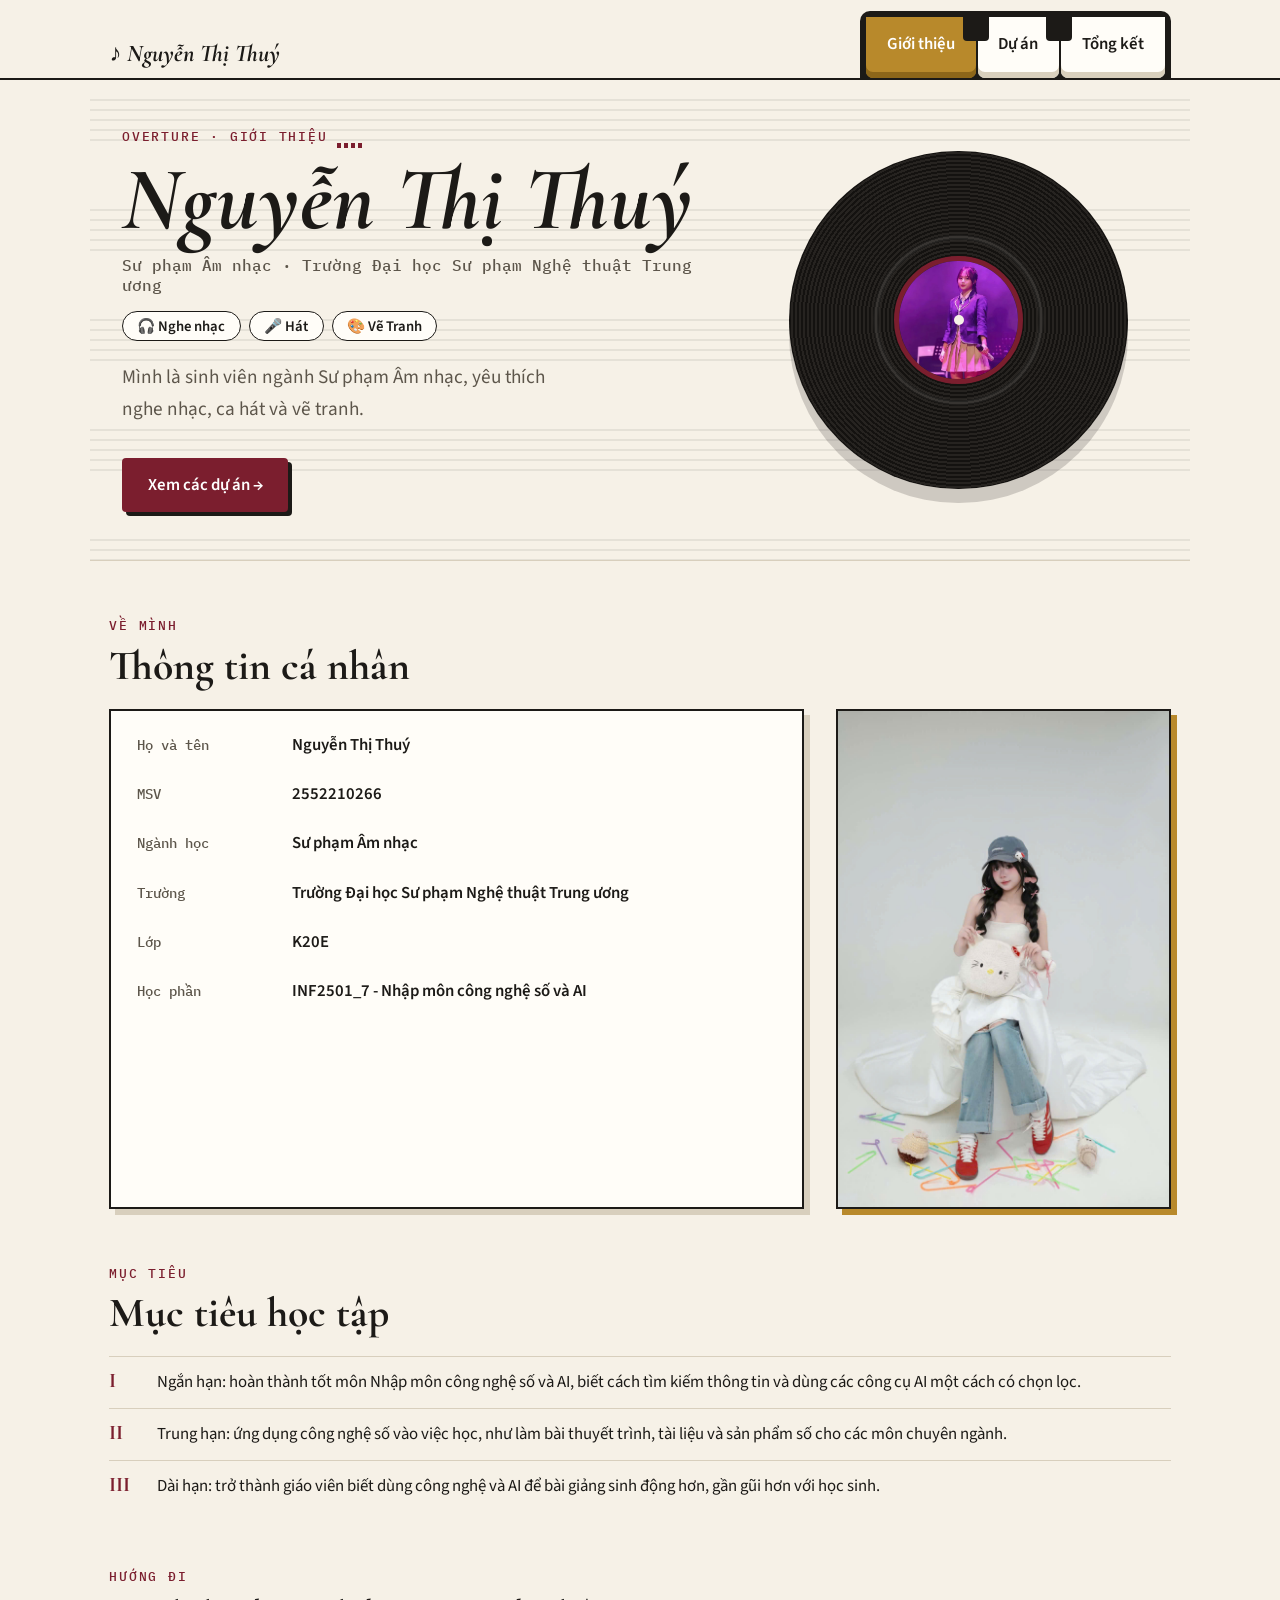
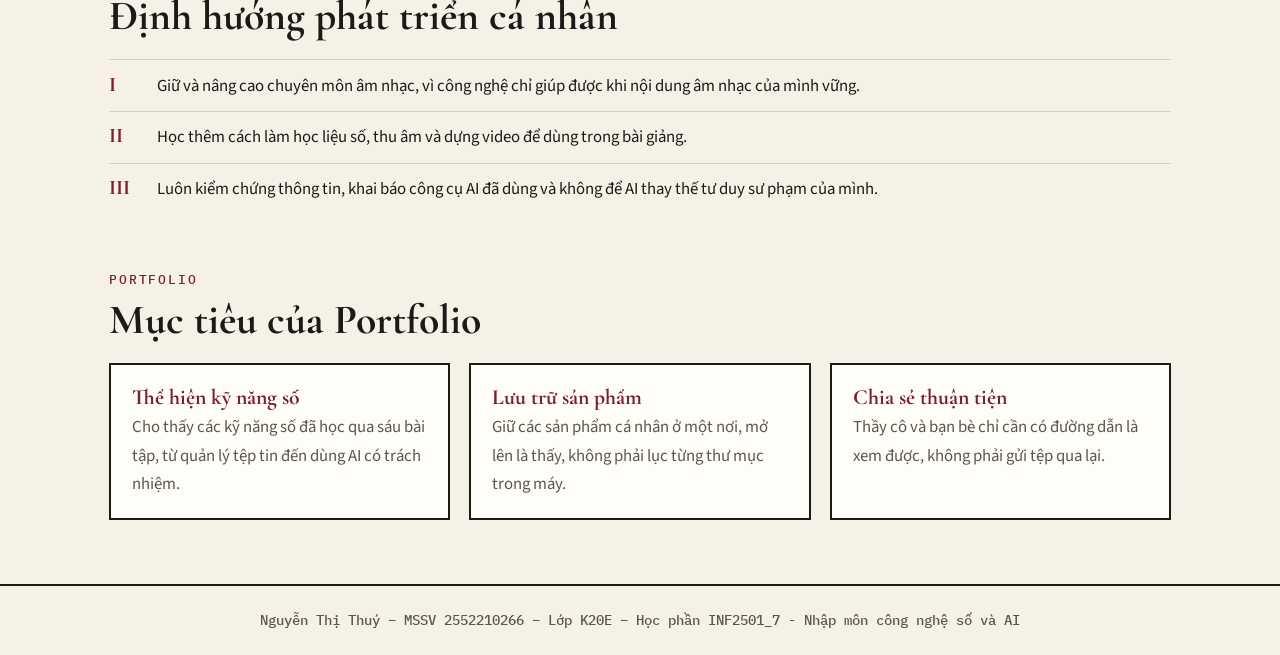
<file: index.html>
<!DOCTYPE html>
<html lang="vi">
<head>
<meta charset="UTF-8">
<meta name="viewport" content="width=device-width, initial-scale=1">
<title>Portfolio</title>
<link rel="preconnect" href="https://fonts.googleapis.com">
<link rel="preconnect" href="https://fonts.gstatic.com" crossorigin>
<link href="https://fonts.googleapis.com/css2?family=Cormorant+Garamond:ital,wght@0,600;0,700;1,500;1,700&family=IBM+Plex+Mono:wght@500&family=Source+Sans+3:wght@400;600&display=swap" rel="stylesheet">
<link rel="stylesheet" href="style.css">
</head>
<body data-page="home">
<header id="hd"></header>
<main id="app"></main>
<footer id="ft"></footer>
<script src="data.js"></script>
<script src="app.js"></script>
</body>
</html>
</file>
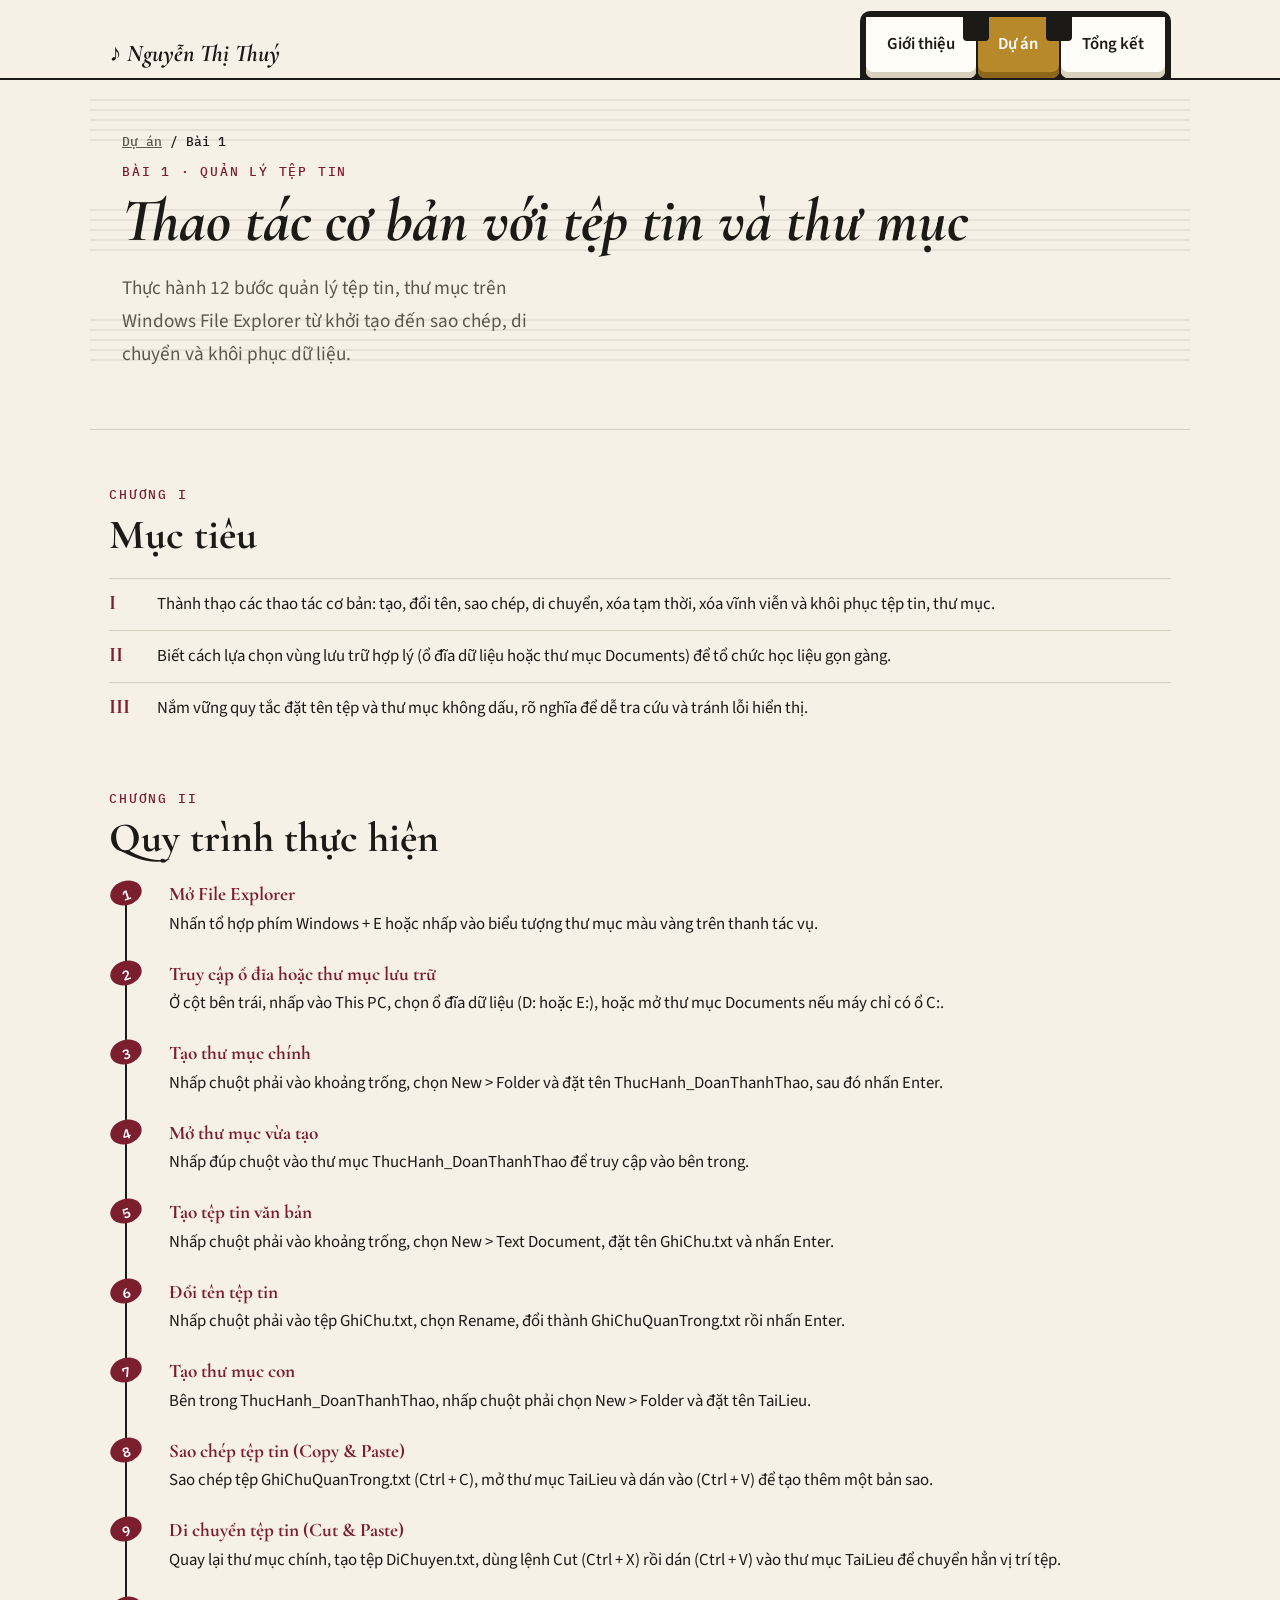
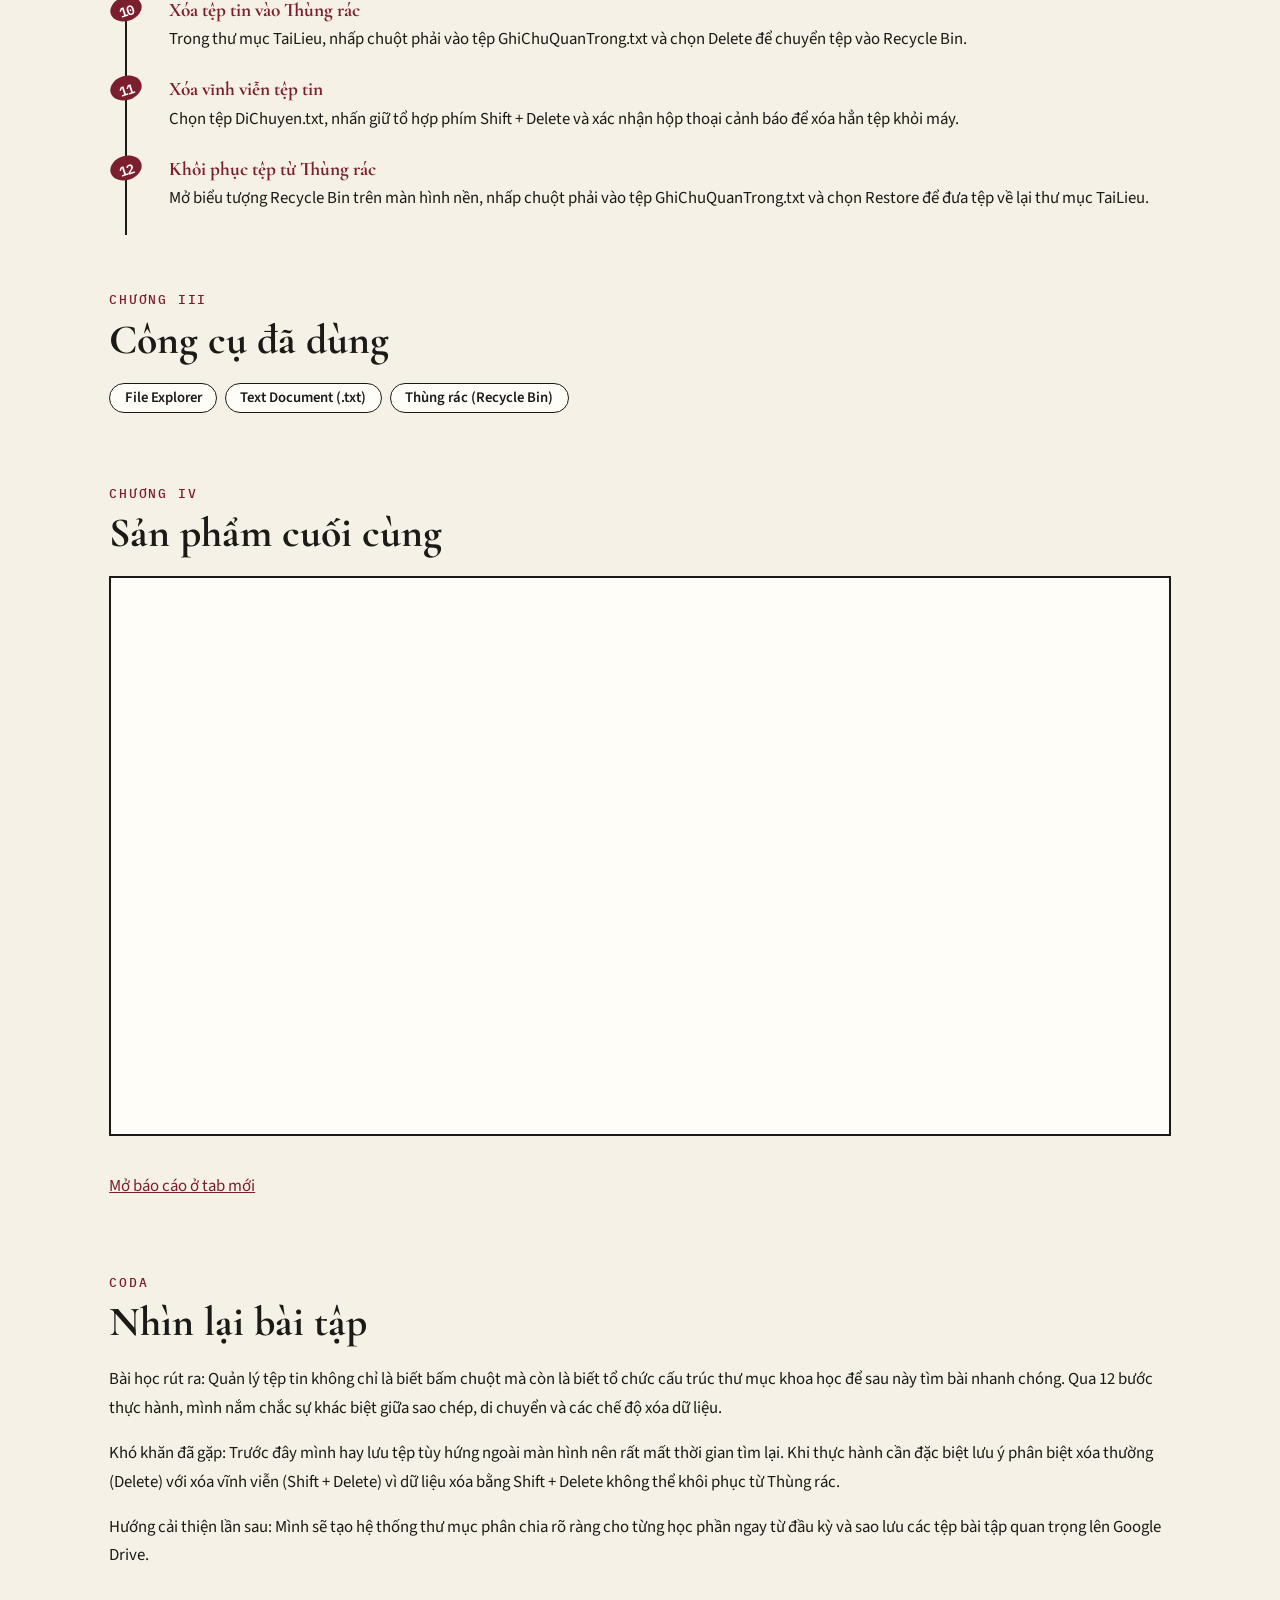
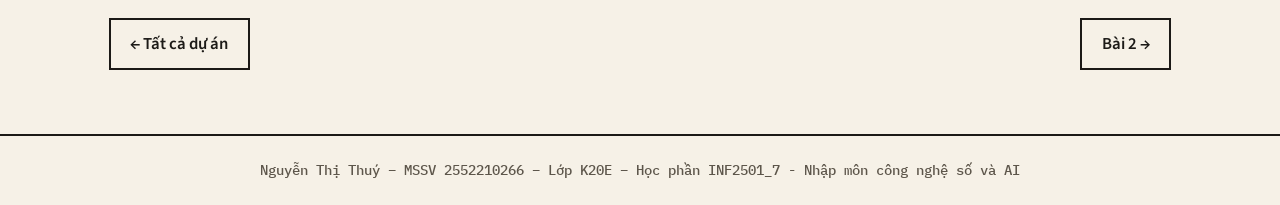
<file: bai-1.html>
<!DOCTYPE html>
<html lang="vi">
<head>
<meta charset="UTF-8">
<meta name="viewport" content="width=device-width, initial-scale=1">
<title>Portfolio</title>
<link rel="preconnect" href="https://fonts.googleapis.com">
<link rel="preconnect" href="https://fonts.gstatic.com" crossorigin>
<link href="https://fonts.googleapis.com/css2?family=Cormorant+Garamond:ital,wght@0,600;0,700;1,500;1,700&family=IBM+Plex+Mono:wght@500&family=Source+Sans+3:wght@400;600&display=swap" rel="stylesheet">
<link rel="stylesheet" href="style.css">
</head>
<body data-page="bai" data-bai="1">
<header id="hd"></header>
<main id="app"></main>
<footer id="ft"></footer>
<script src="data.js"></script>
<script src="app.js"></script>
</body>
</html>
</file>
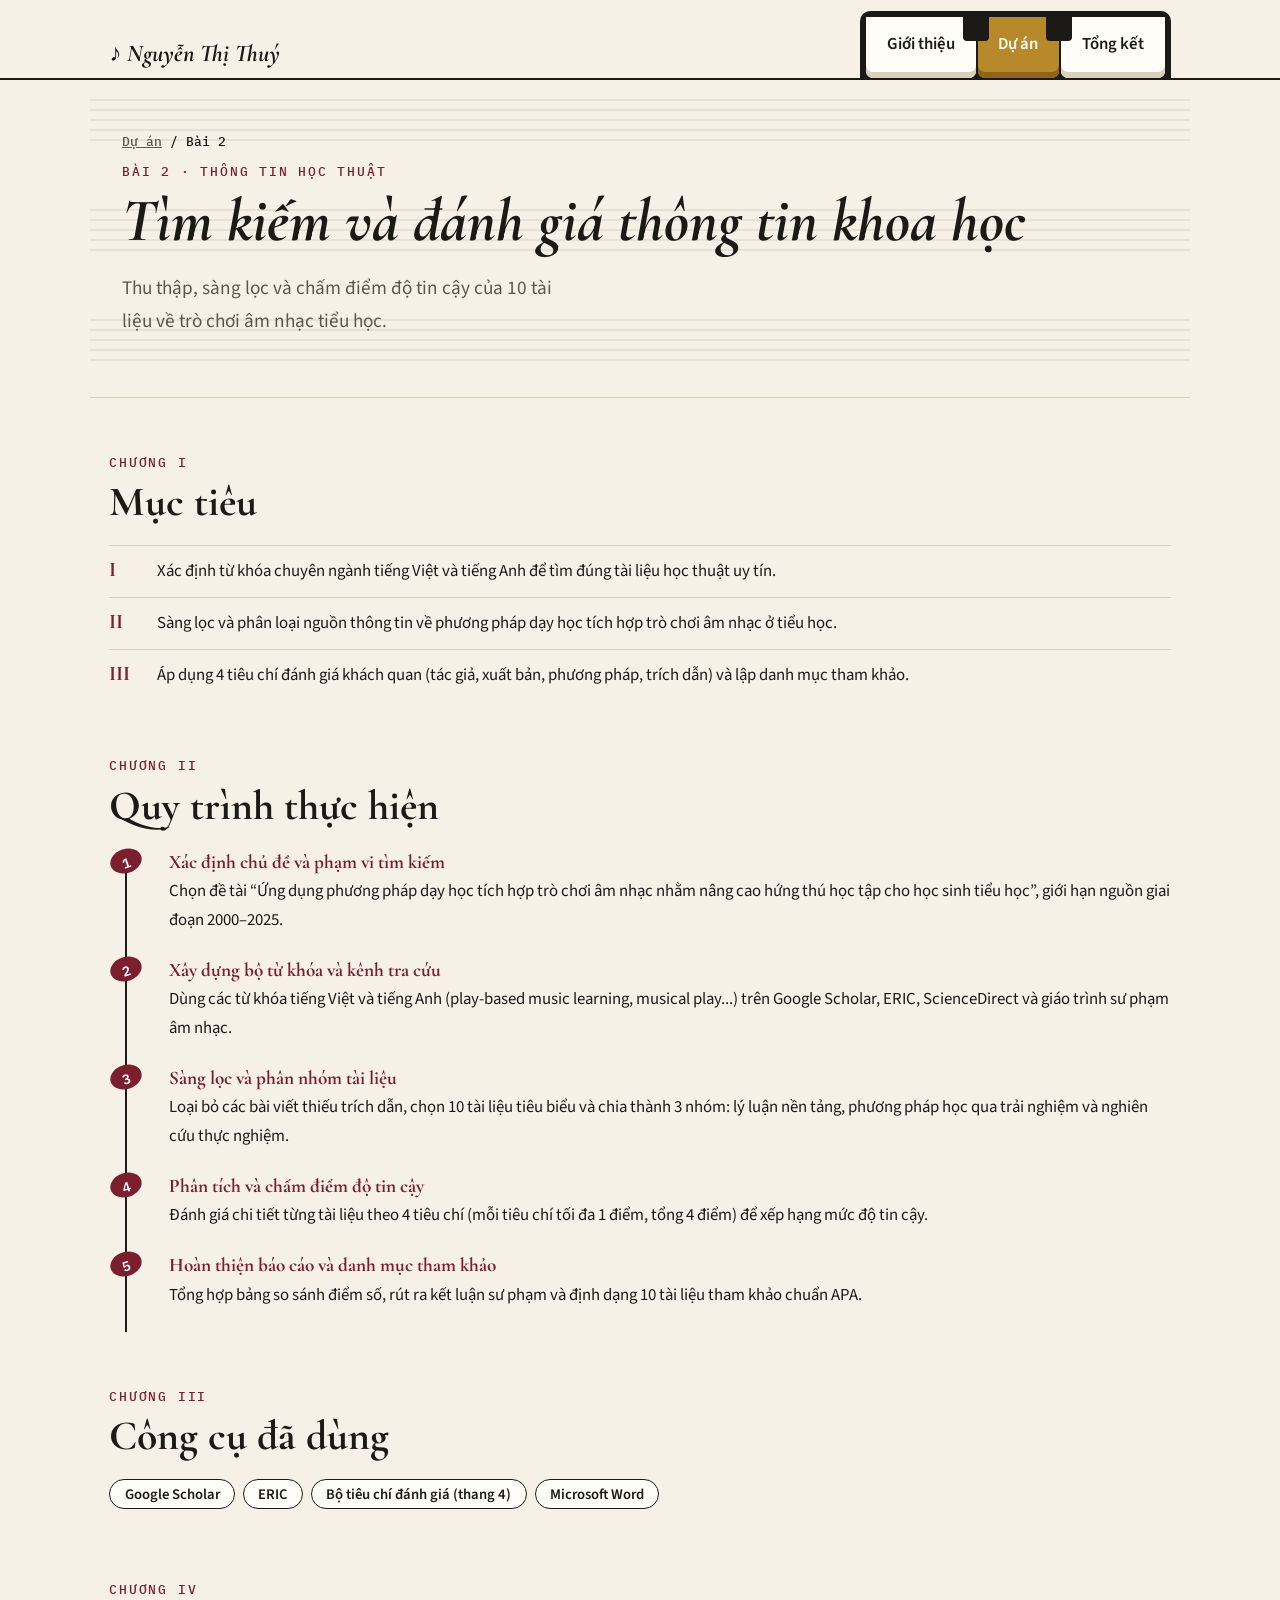
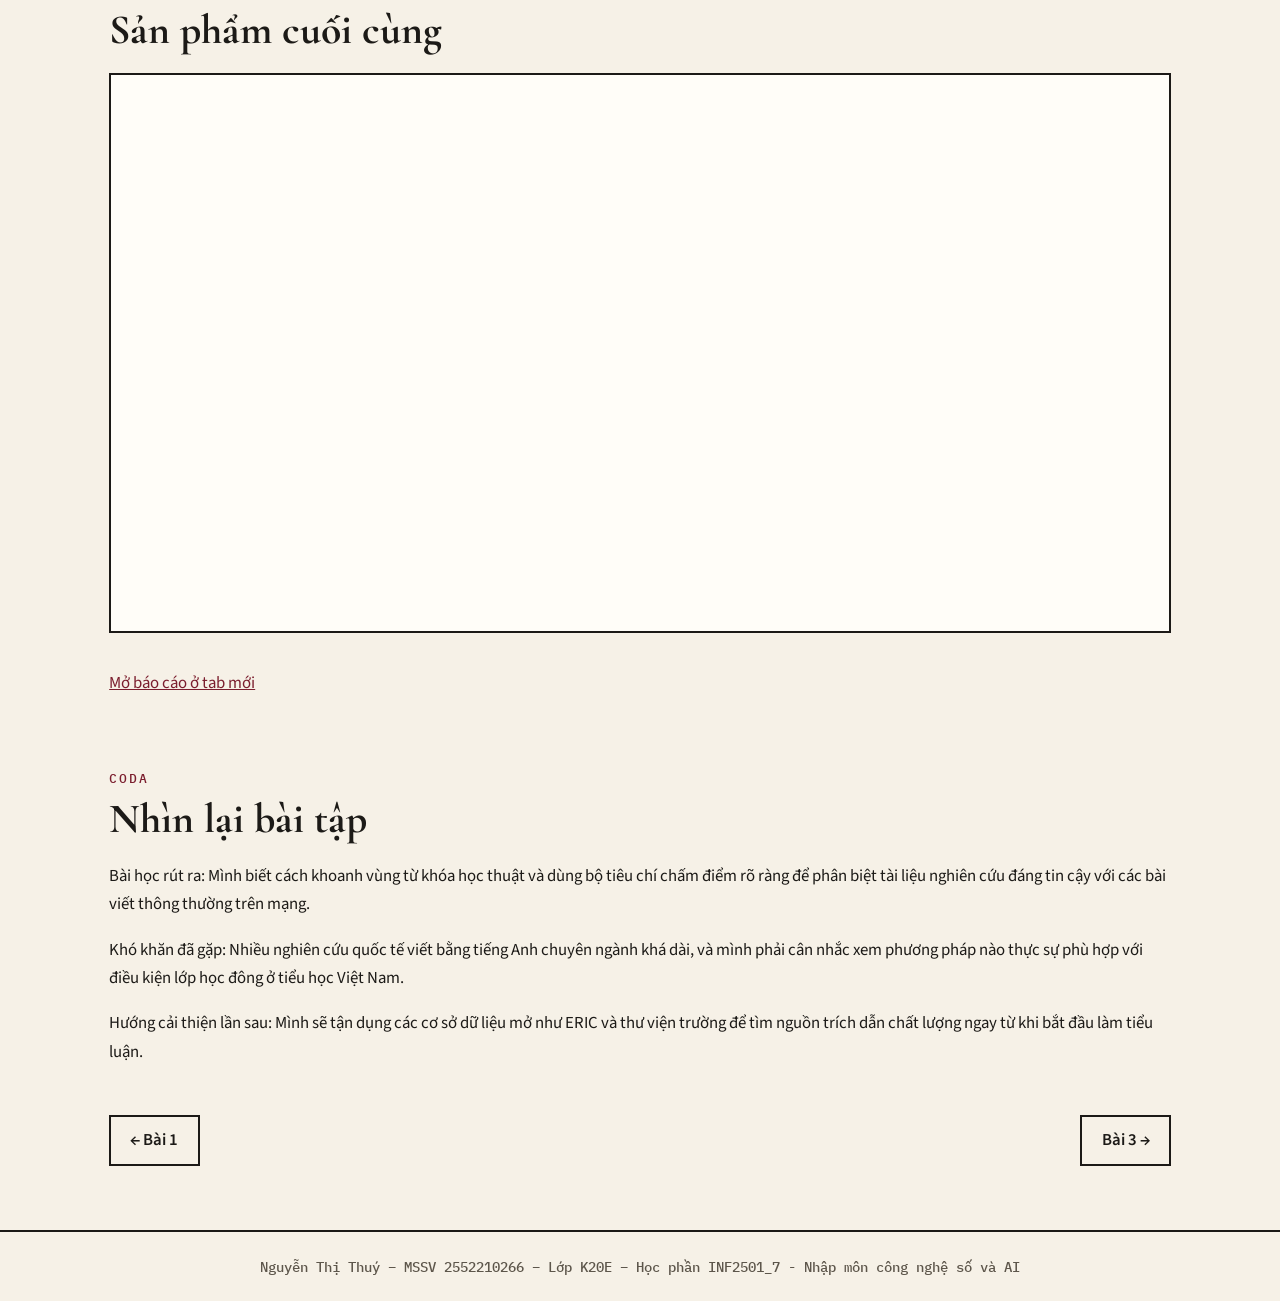
<file: bai-2.html>
<!DOCTYPE html>
<html lang="vi">
<head>
<meta charset="UTF-8">
<meta name="viewport" content="width=device-width, initial-scale=1">
<title>Portfolio</title>
<link rel="preconnect" href="https://fonts.googleapis.com">
<link rel="preconnect" href="https://fonts.gstatic.com" crossorigin>
<link href="https://fonts.googleapis.com/css2?family=Cormorant+Garamond:ital,wght@0,600;0,700;1,500;1,700&family=IBM+Plex+Mono:wght@500&family=Source+Sans+3:wght@400;600&display=swap" rel="stylesheet">
<link rel="stylesheet" href="style.css">
</head>
<body data-page="bai" data-bai="2">
<header id="hd"></header>
<main id="app"></main>
<footer id="ft"></footer>
<script src="data.js"></script>
<script src="app.js"></script>
</body>
</html>
</file>
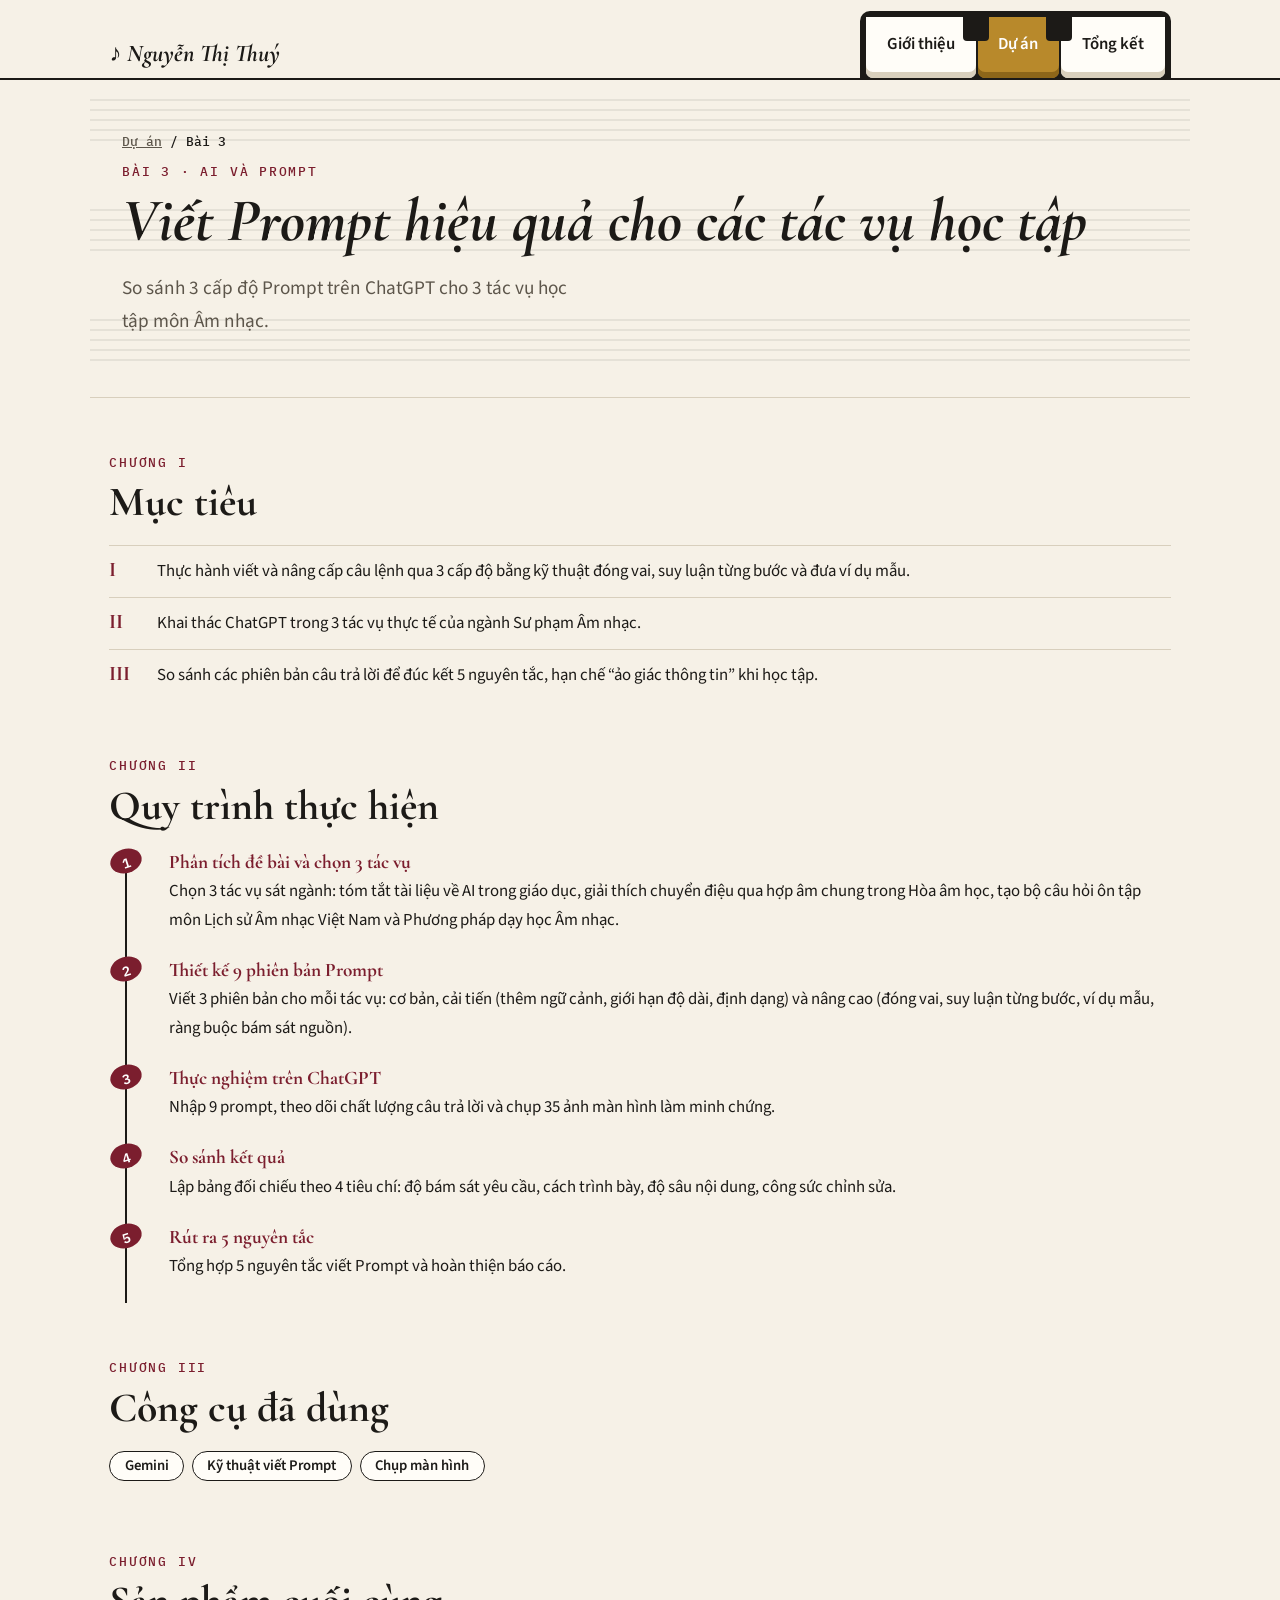
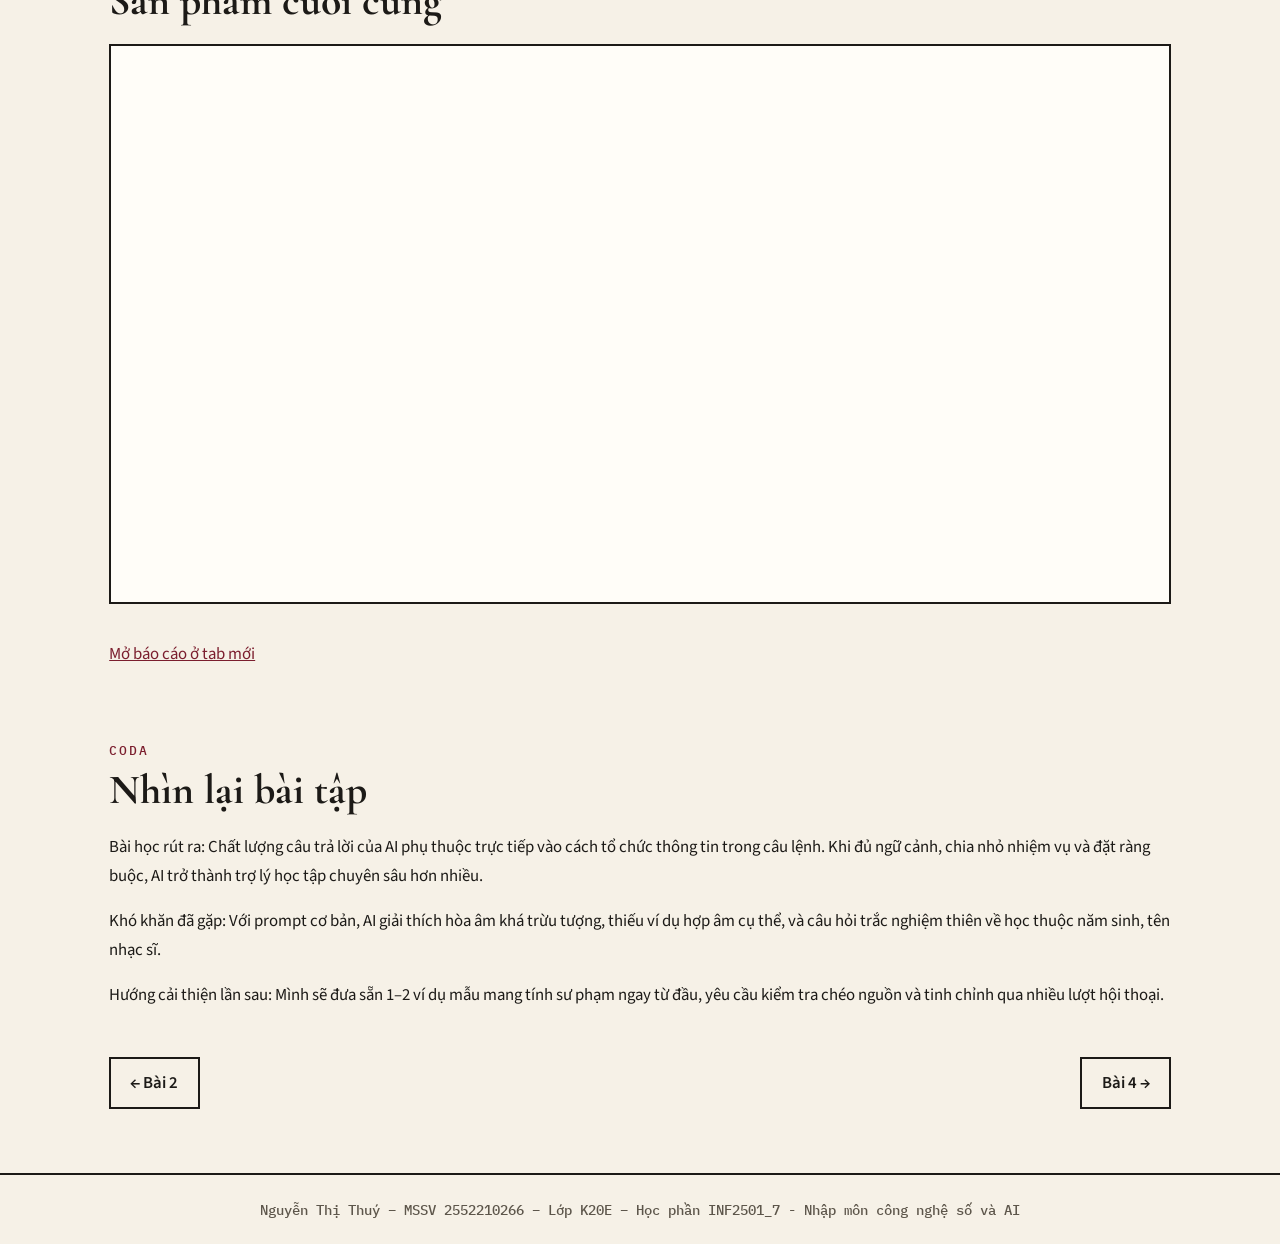
<file: bai-3.html>
<!DOCTYPE html>
<html lang="vi">
<head>
<meta charset="UTF-8">
<meta name="viewport" content="width=device-width, initial-scale=1">
<title>Portfolio</title>
<link rel="preconnect" href="https://fonts.googleapis.com">
<link rel="preconnect" href="https://fonts.gstatic.com" crossorigin>
<link href="https://fonts.googleapis.com/css2?family=Cormorant+Garamond:ital,wght@0,600;0,700;1,500;1,700&family=IBM+Plex+Mono:wght@500&family=Source+Sans+3:wght@400;600&display=swap" rel="stylesheet">
<link rel="stylesheet" href="style.css">
</head>
<body data-page="bai" data-bai="3">
<header id="hd"></header>
<main id="app"></main>
<footer id="ft"></footer>
<script src="data.js"></script>
<script src="app.js"></script>
</body>
</html>
</file>
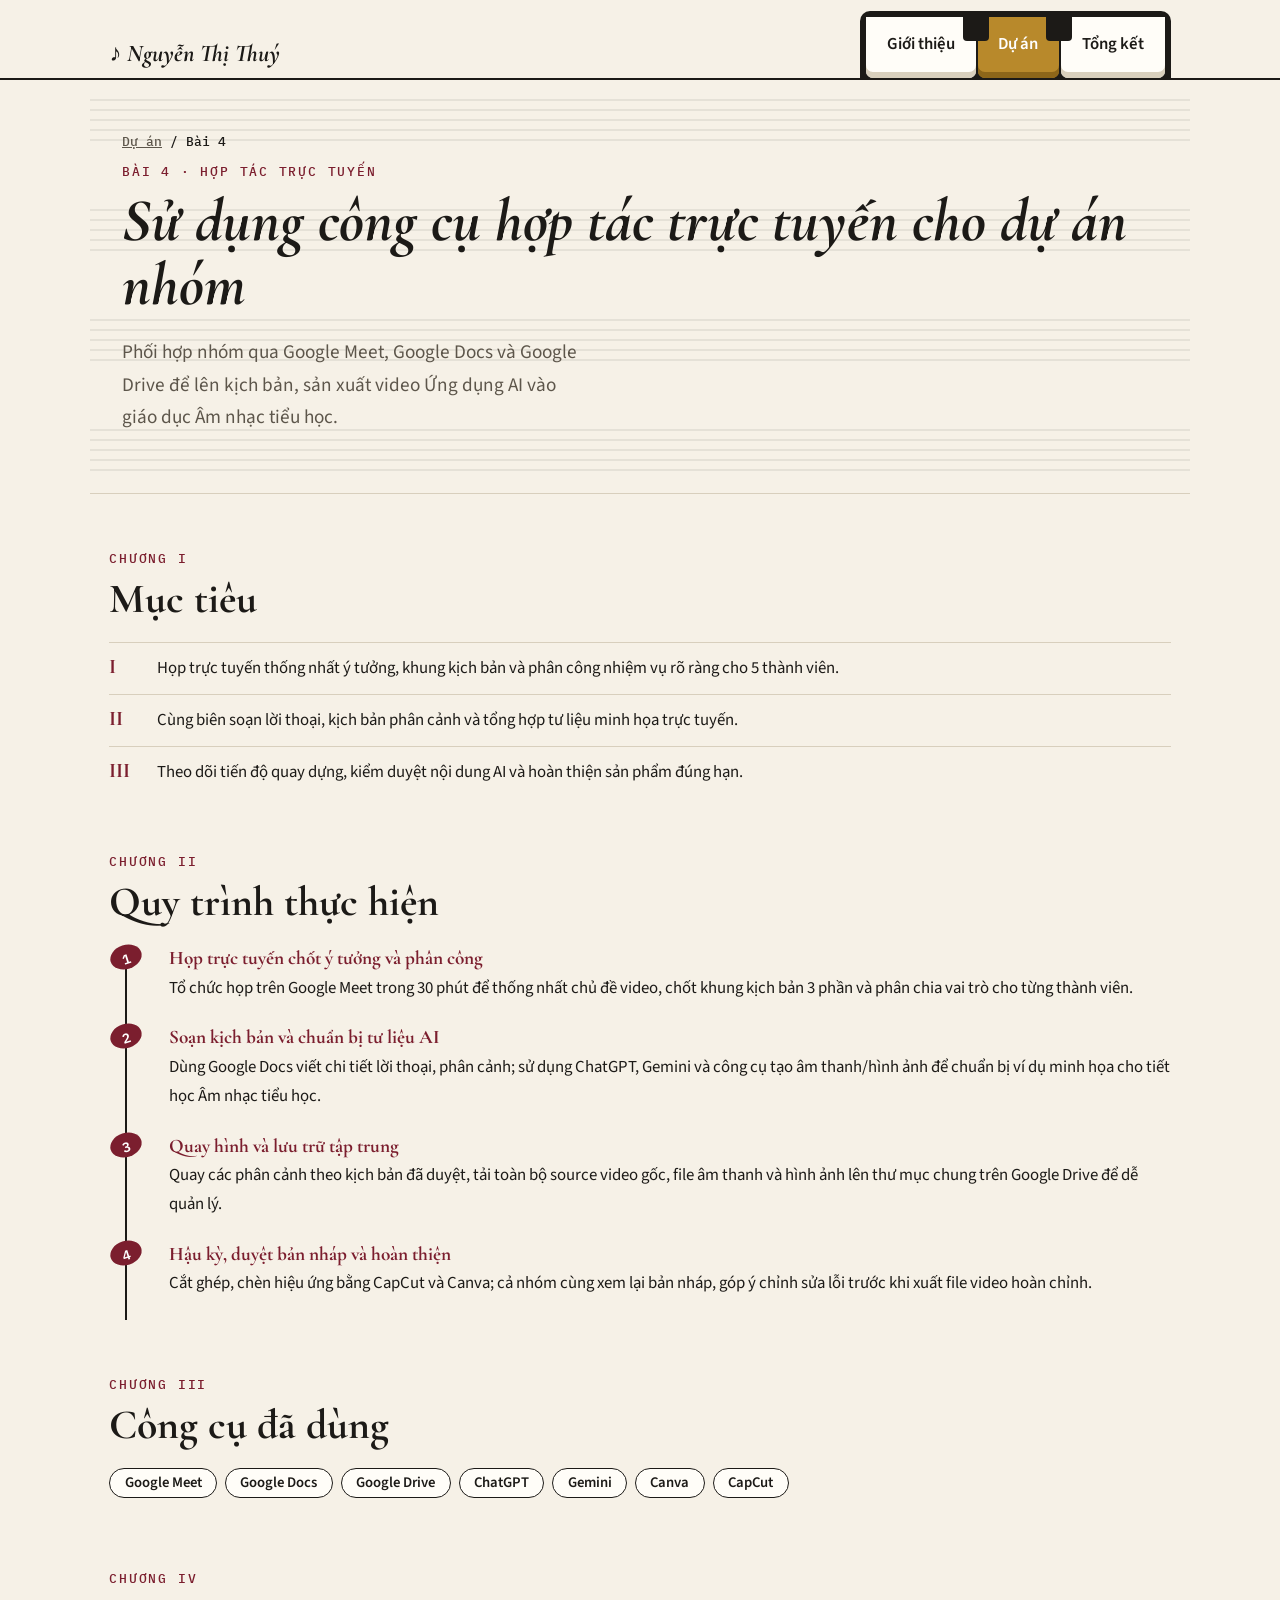
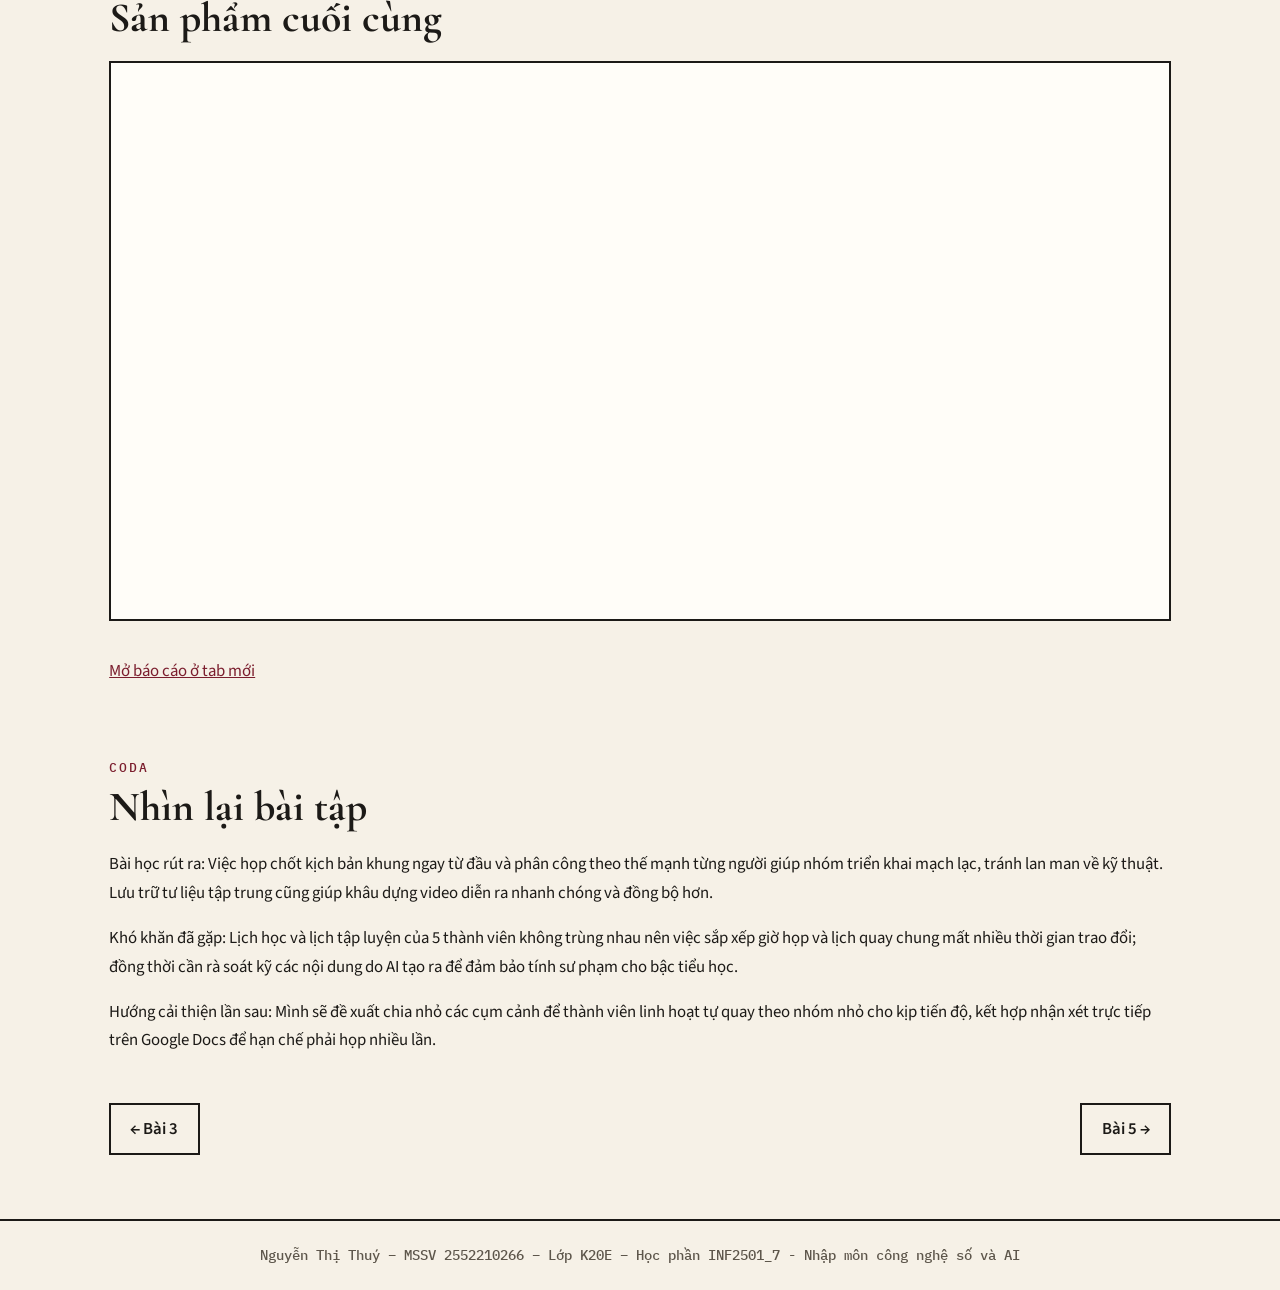
<file: bai-4.html>
<!DOCTYPE html>
<html lang="vi">
<head>
<meta charset="UTF-8">
<meta name="viewport" content="width=device-width, initial-scale=1">
<title>Portfolio</title>
<link rel="preconnect" href="https://fonts.googleapis.com">
<link rel="preconnect" href="https://fonts.gstatic.com" crossorigin>
<link href="https://fonts.googleapis.com/css2?family=Cormorant+Garamond:ital,wght@0,600;0,700;1,500;1,700&family=IBM+Plex+Mono:wght@500&family=Source+Sans+3:wght@400;600&display=swap" rel="stylesheet">
<link rel="stylesheet" href="style.css">
</head>
<body data-page="bai" data-bai="4">
<header id="hd"></header>
<main id="app"></main>
<footer id="ft"></footer>
<script src="data.js"></script>
<script src="app.js"></script>
</body>
</html>
</file>
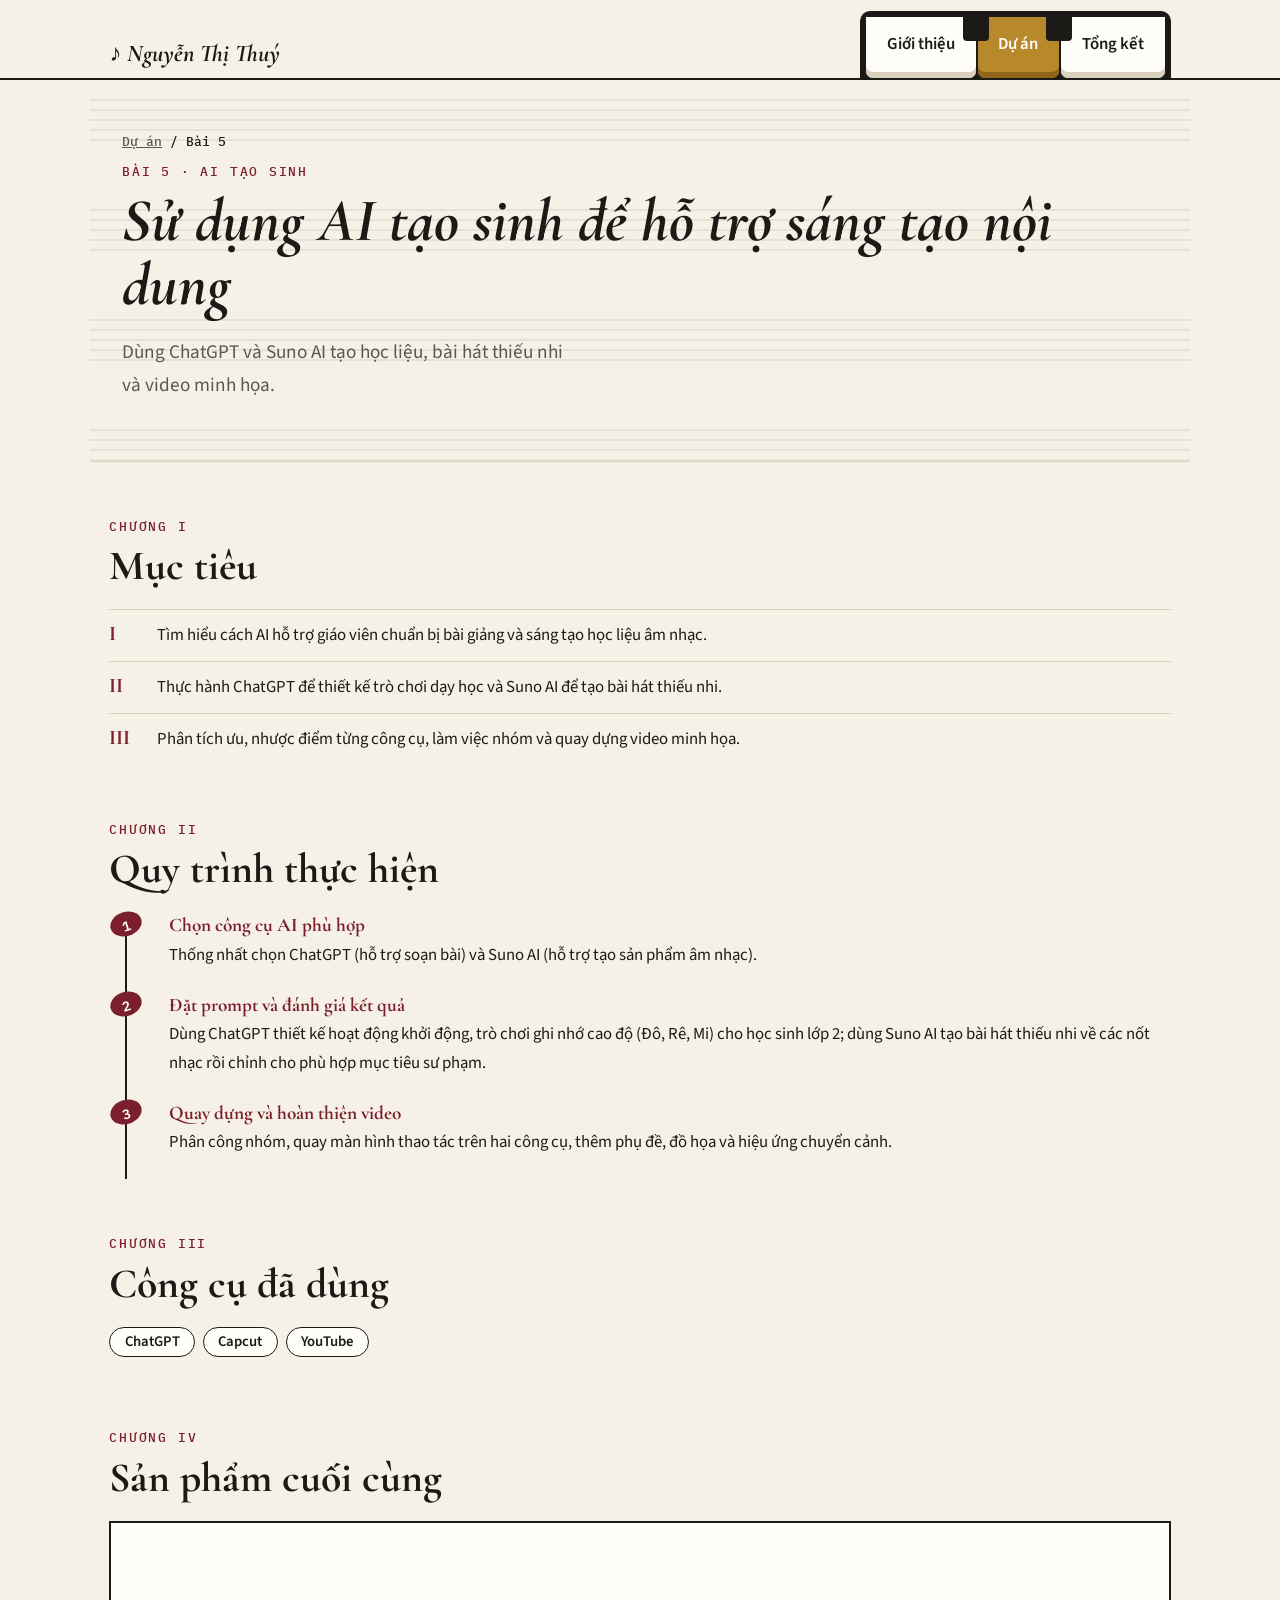
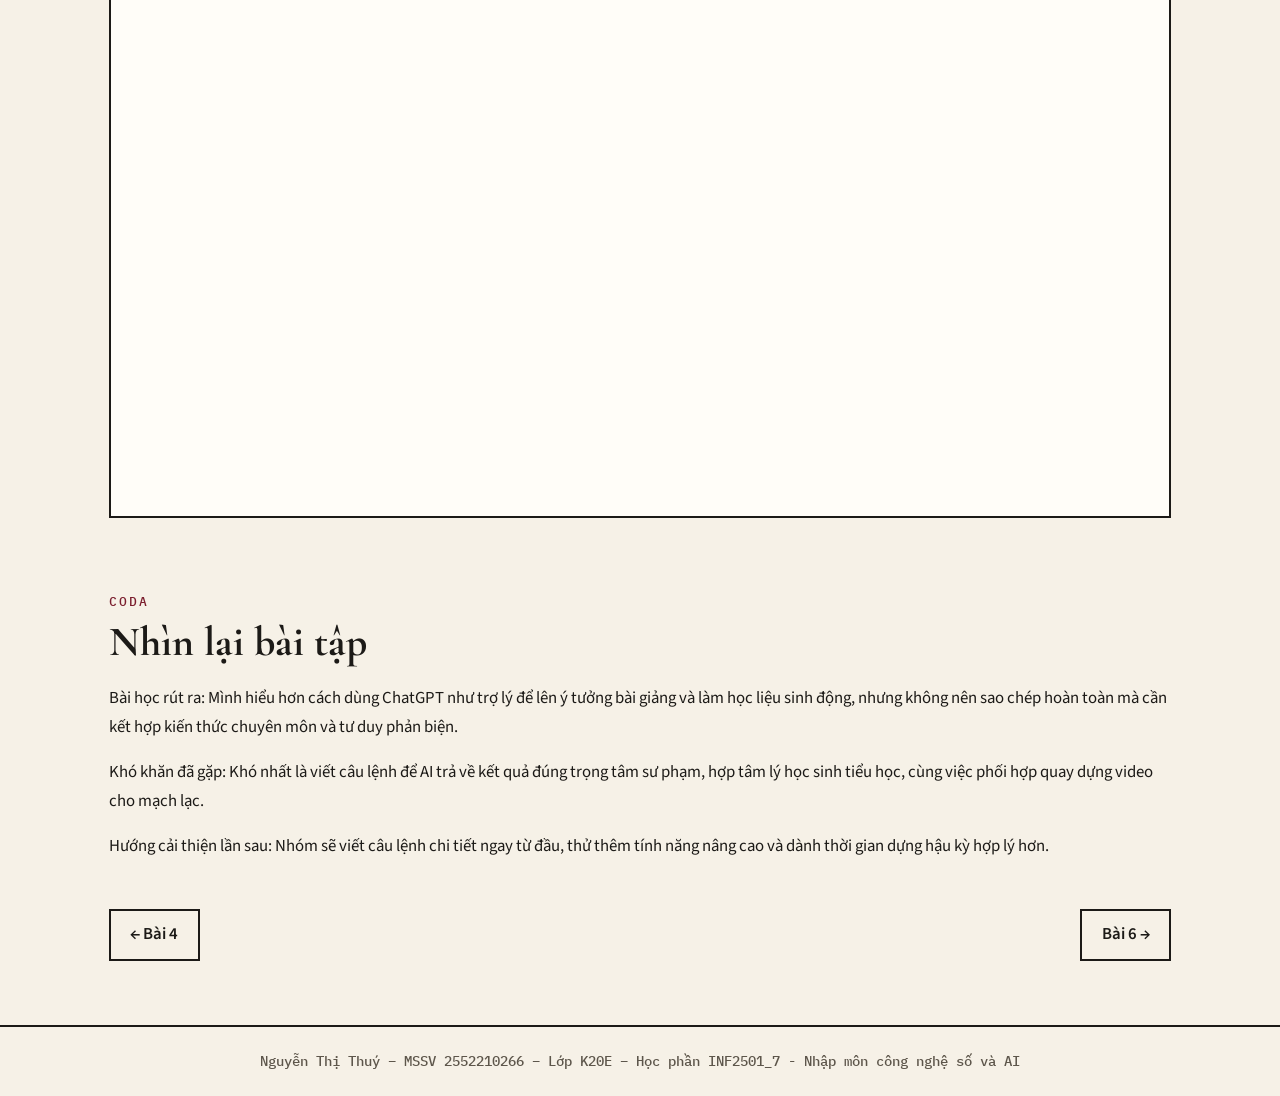
<file: bai-5.html>
<!DOCTYPE html>
<html lang="vi">
<head>
<meta charset="UTF-8">
<meta name="viewport" content="width=device-width, initial-scale=1">
<title>Portfolio</title>
<link rel="preconnect" href="https://fonts.googleapis.com">
<link rel="preconnect" href="https://fonts.gstatic.com" crossorigin>
<link href="https://fonts.googleapis.com/css2?family=Cormorant+Garamond:ital,wght@0,600;0,700;1,500;1,700&family=IBM+Plex+Mono:wght@500&family=Source+Sans+3:wght@400;600&display=swap" rel="stylesheet">
<link rel="stylesheet" href="style.css">
</head>
<body data-page="bai" data-bai="5">
<header id="hd"></header>
<main id="app"></main>
<footer id="ft"></footer>
<script src="data.js"></script>
<script src="app.js"></script>
</body>
</html>
</file>
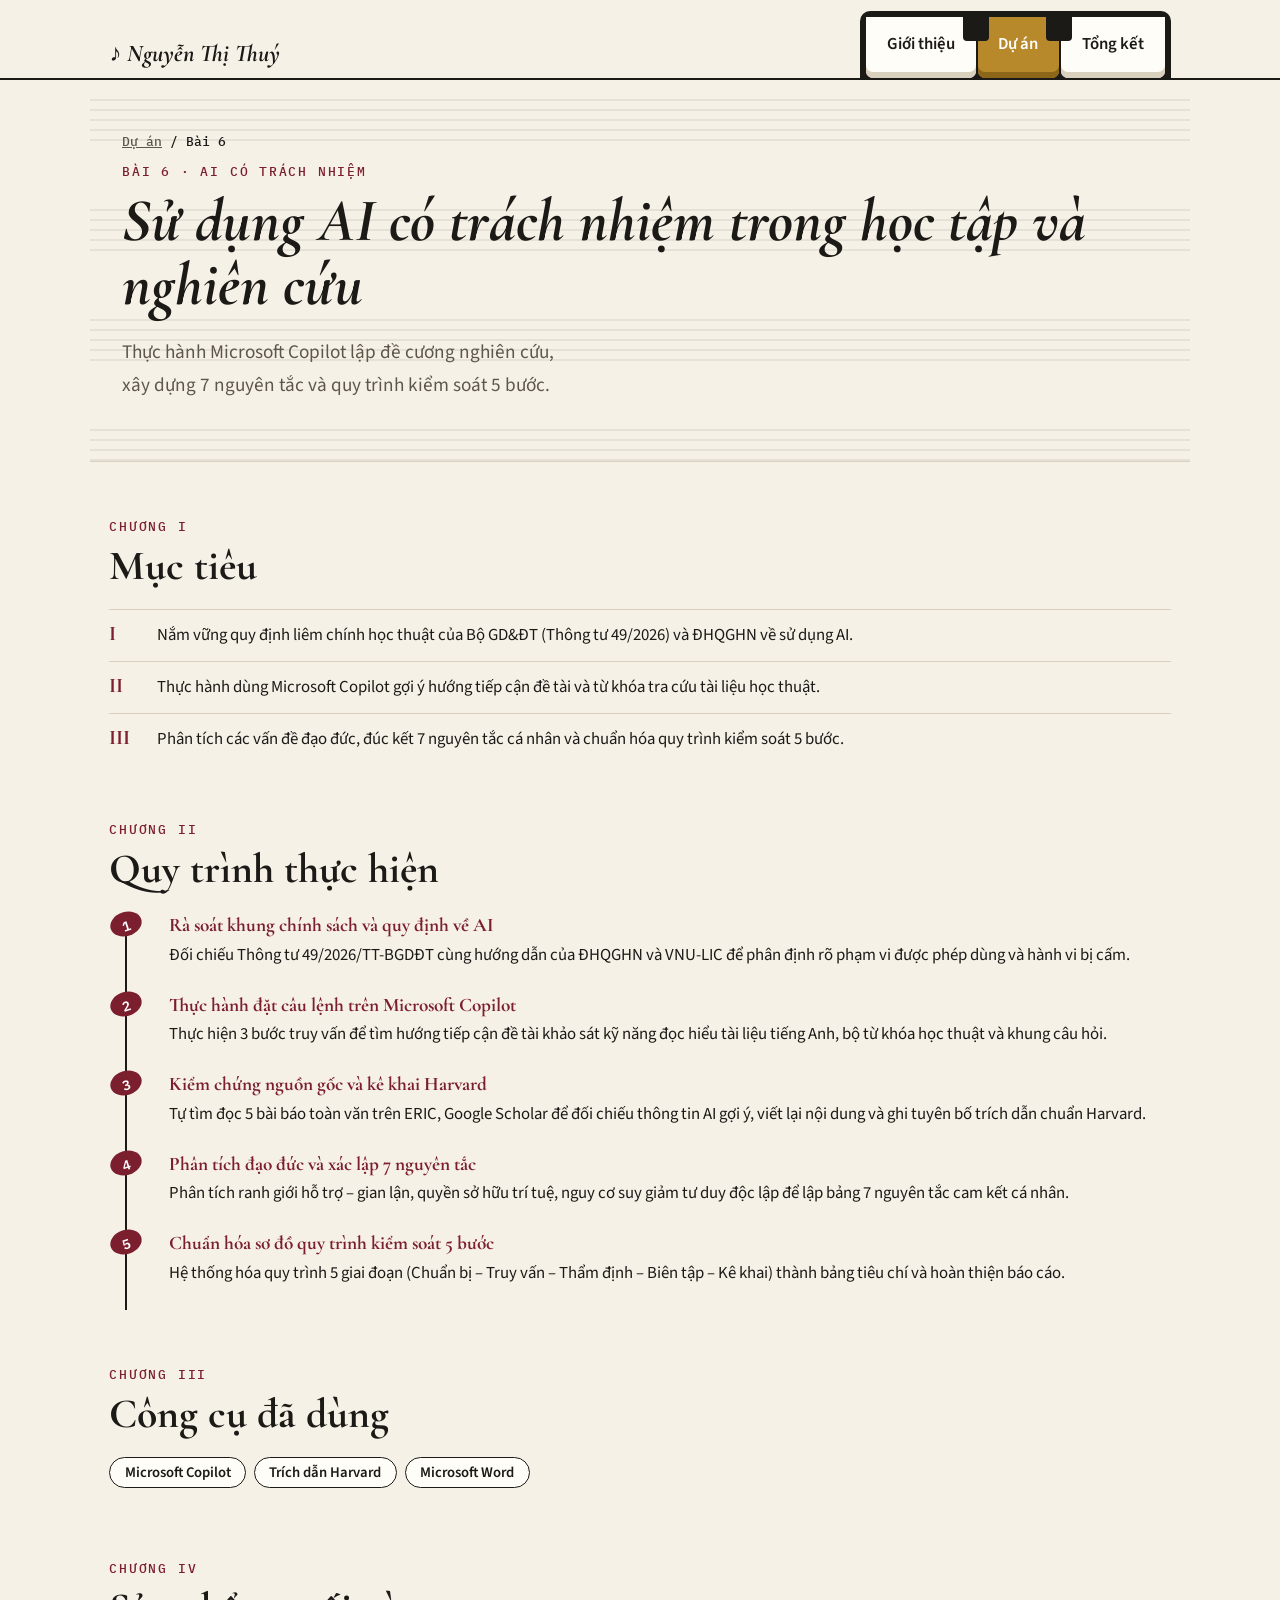
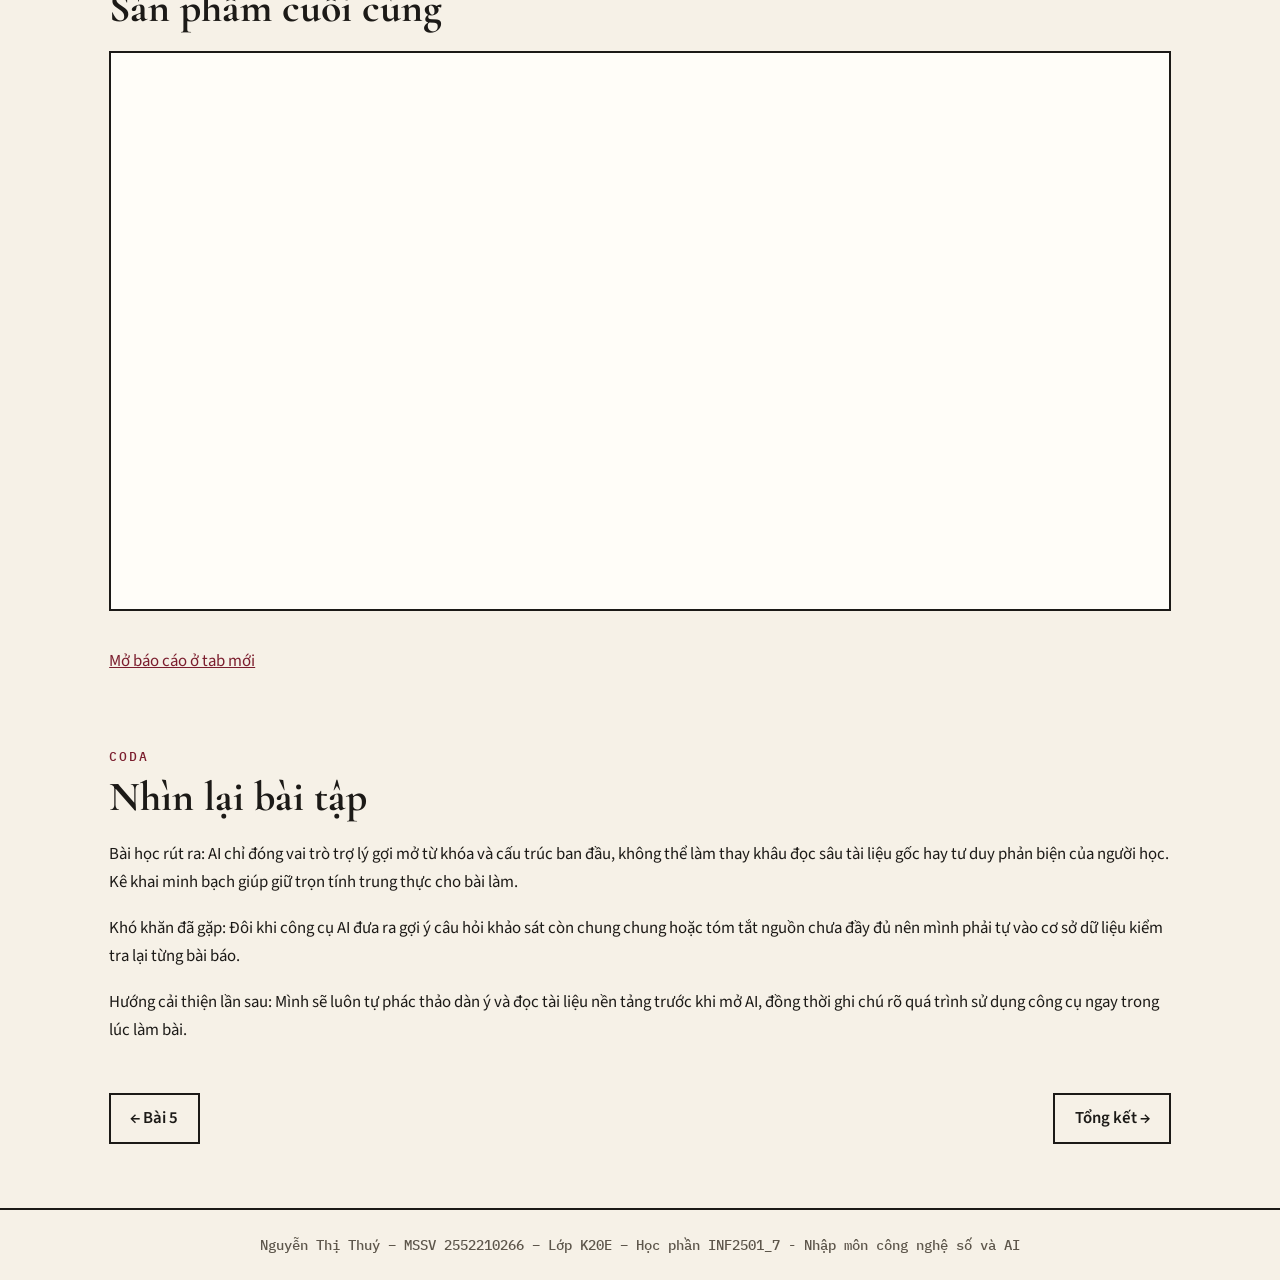
<file: bai-6.html>
<!DOCTYPE html>
<html lang="vi">
<head>
<meta charset="UTF-8">
<meta name="viewport" content="width=device-width, initial-scale=1">
<title>Portfolio</title>
<link rel="preconnect" href="https://fonts.googleapis.com">
<link rel="preconnect" href="https://fonts.gstatic.com" crossorigin>
<link href="https://fonts.googleapis.com/css2?family=Cormorant+Garamond:ital,wght@0,600;0,700;1,500;1,700&family=IBM+Plex+Mono:wght@500&family=Source+Sans+3:wght@400;600&display=swap" rel="stylesheet">
<link rel="stylesheet" href="style.css">
</head>
<body data-page="bai" data-bai="6">
<header id="hd"></header>
<main id="app"></main>
<footer id="ft"></footer>
<script src="data.js"></script>
<script src="app.js"></script>
</body>
</html>
</file>
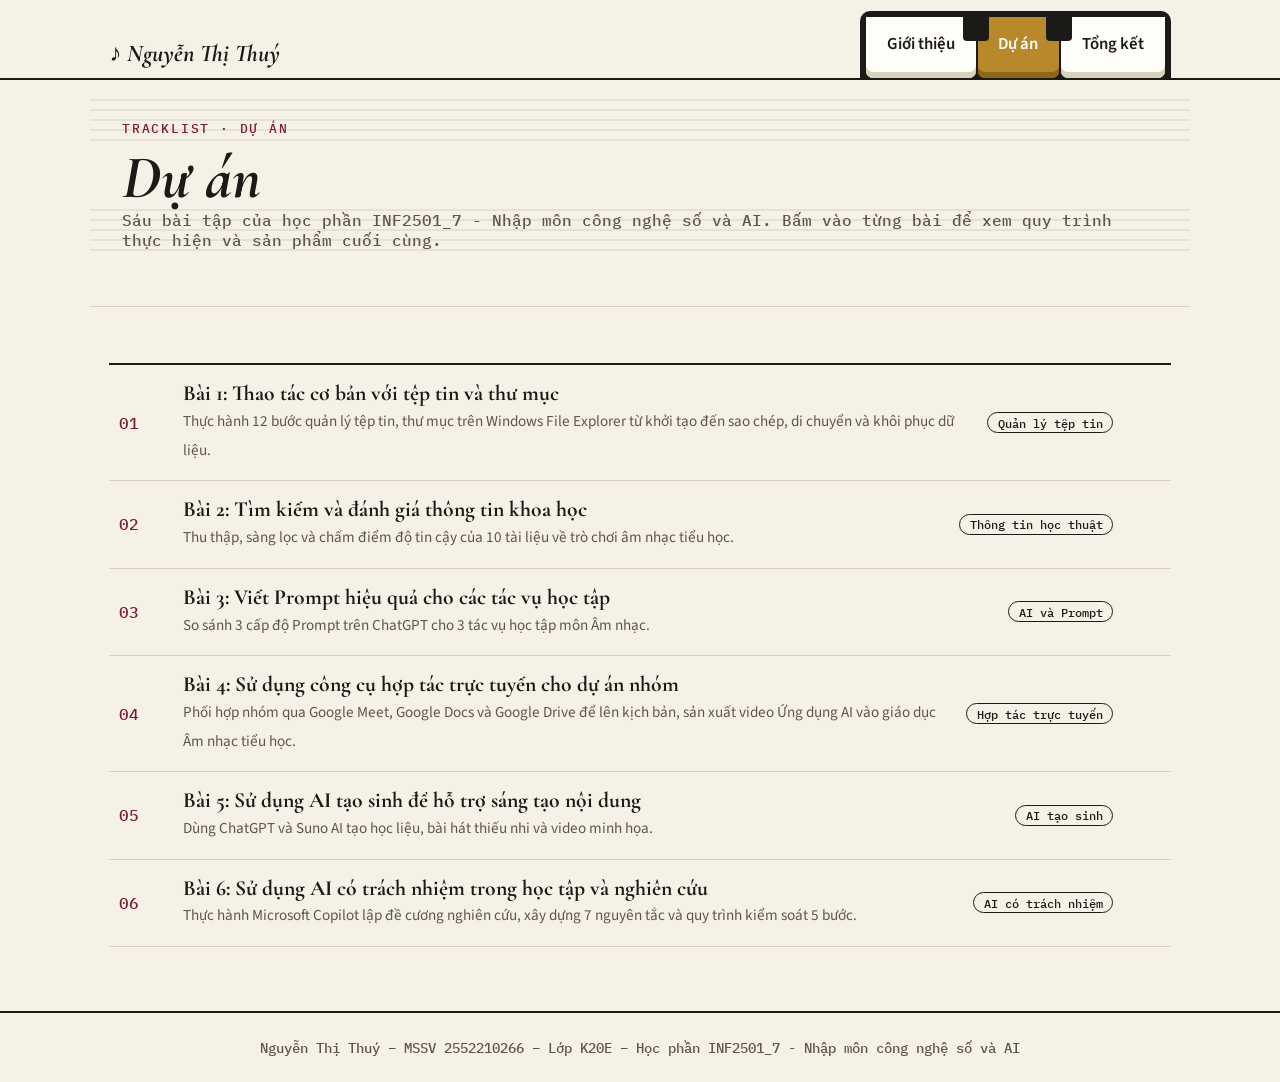
<file: du-an.html>
<!DOCTYPE html>
<html lang="vi">
<head>
<meta charset="UTF-8">
<meta name="viewport" content="width=device-width, initial-scale=1">
<title>Portfolio</title>
<link rel="preconnect" href="https://fonts.googleapis.com">
<link rel="preconnect" href="https://fonts.gstatic.com" crossorigin>
<link href="https://fonts.googleapis.com/css2?family=Cormorant+Garamond:ital,wght@0,600;0,700;1,500;1,700&family=IBM+Plex+Mono:wght@500&family=Source+Sans+3:wght@400;600&display=swap" rel="stylesheet">
<link rel="stylesheet" href="style.css">
</head>
<body data-page="projects">
<header id="hd"></header>
<main id="app"></main>
<footer id="ft"></footer>
<script src="data.js"></script>
<script src="app.js"></script>
</body>
</html>
</file>
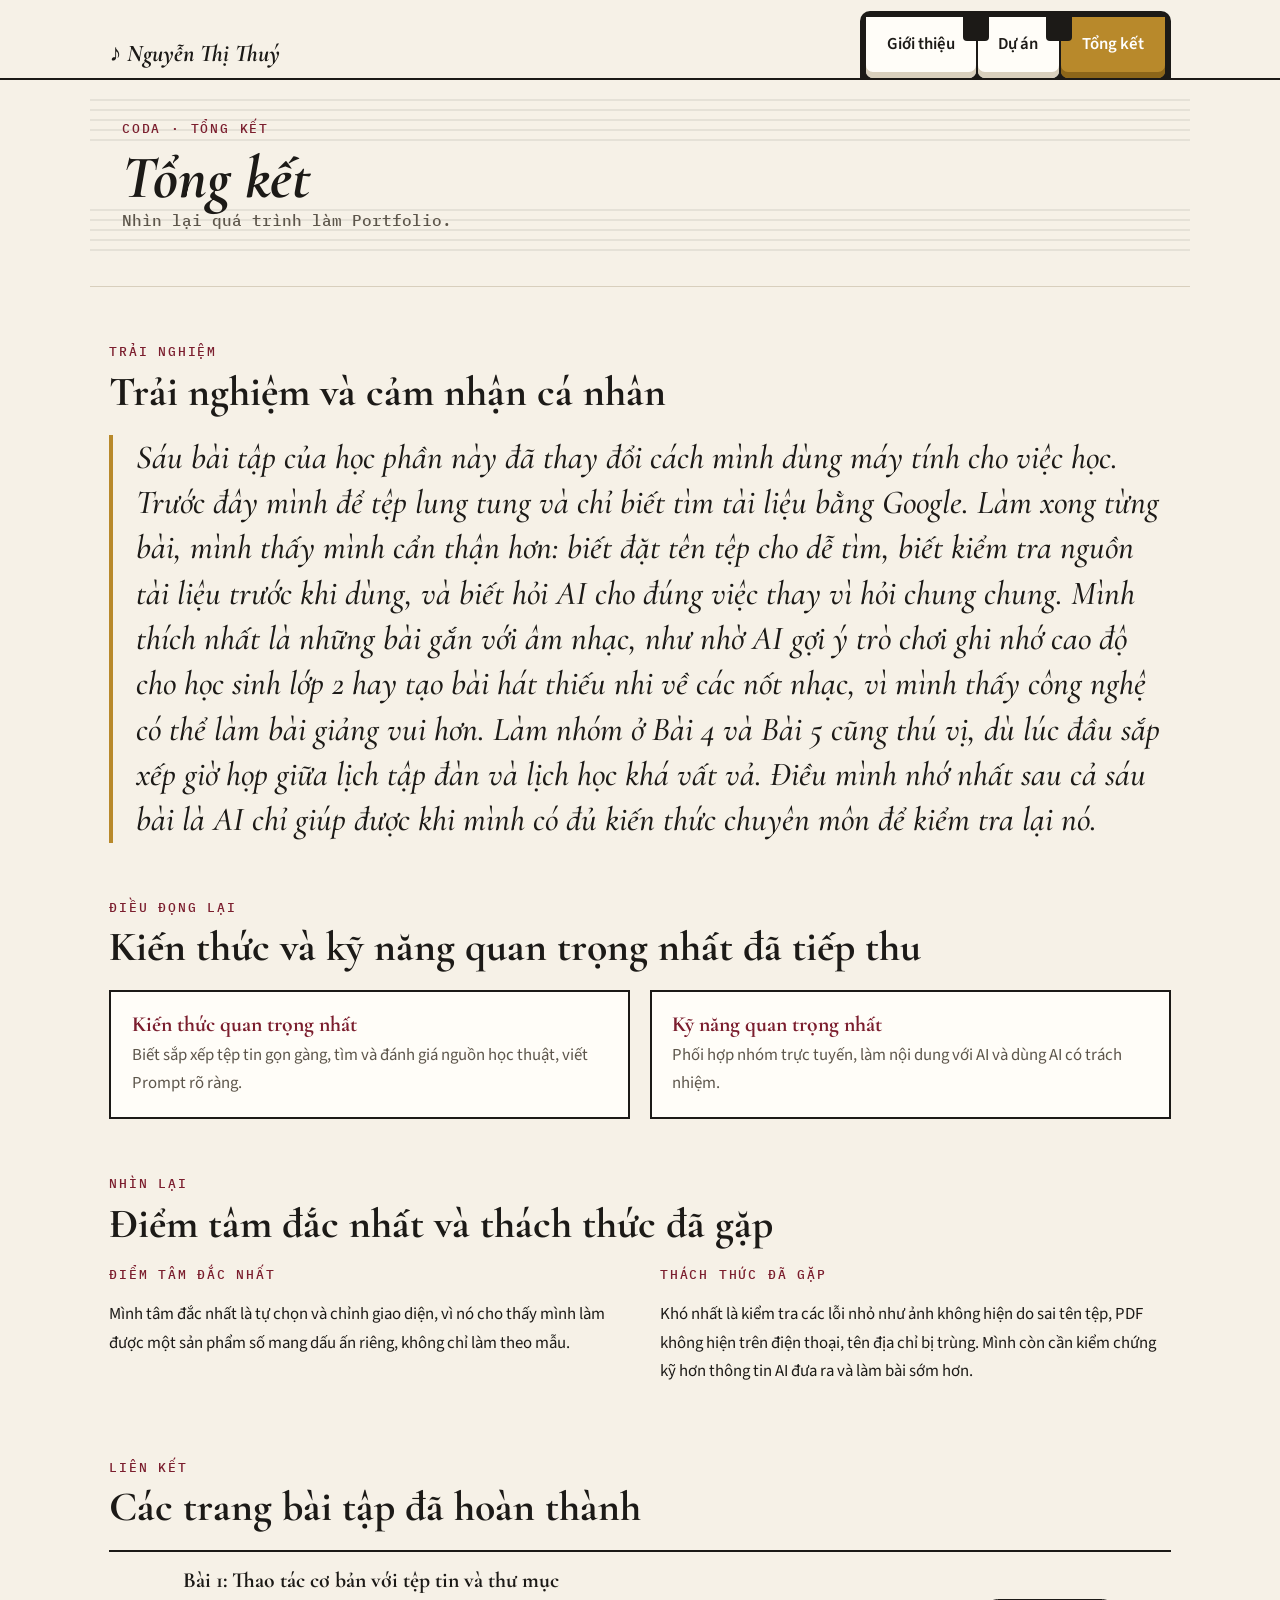
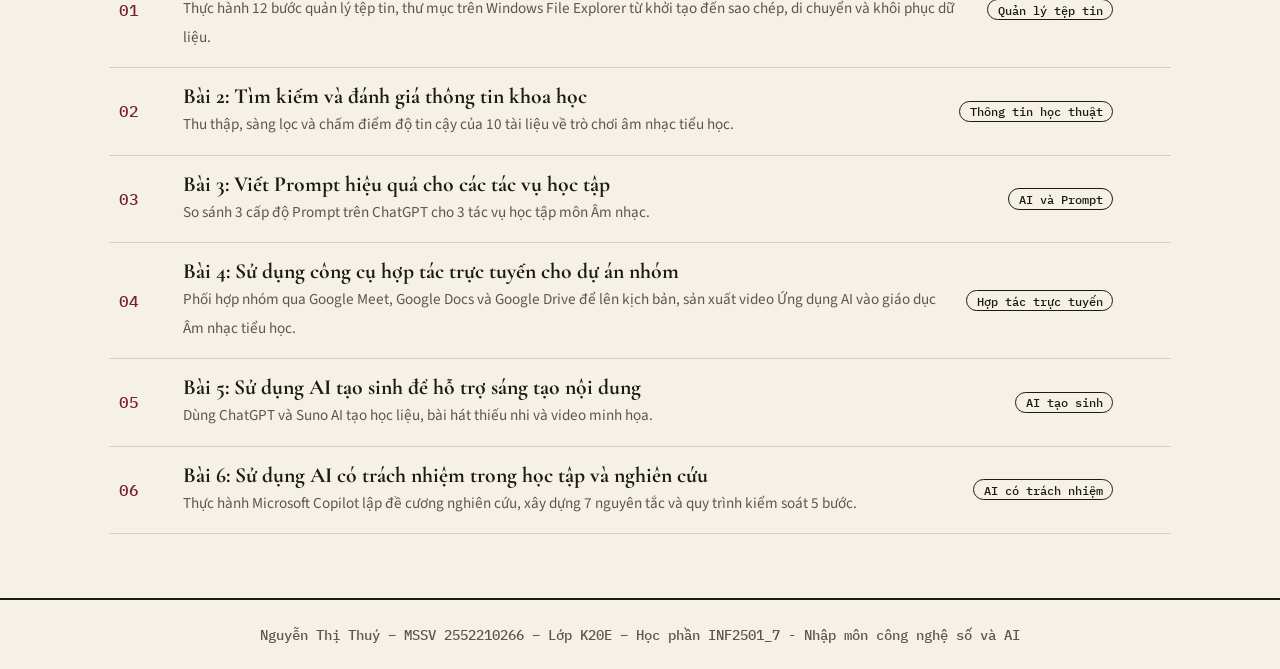
<file: tong-ket.html>
<!DOCTYPE html>
<html lang="vi">
<head>
<meta charset="UTF-8">
<meta name="viewport" content="width=device-width, initial-scale=1">
<title>Portfolio</title>
<link rel="preconnect" href="https://fonts.googleapis.com">
<link rel="preconnect" href="https://fonts.gstatic.com" crossorigin>
<link href="https://fonts.googleapis.com/css2?family=Cormorant+Garamond:ital,wght@0,600;0,700;1,500;1,700&family=IBM+Plex+Mono:wght@500&family=Source+Sans+3:wght@400;600&display=swap" rel="stylesheet">
<link rel="stylesheet" href="style.css">
</head>
<body data-page="summary">
<header id="hd"></header>
<main id="app"></main>
<footer id="ft"></footer>
<script src="data.js"></script>
<script src="app.js"></script>
</body>
</html>
</file>
<file: style.css>
:root{--paper:#f6f1e7;--ink:#1c1a17;--mut:#5d564b;--wine:#7b1e2e;--gold:#b8892b;--line:#d8cfbd;--serif:"Cormorant Garamond",Georgia,serif;--sans:"Source Sans 3",system-ui,sans-serif;--mono:"IBM Plex Mono",ui-monospace,monospace}
*{box-sizing:border-box}html{scroll-behavior:smooth}
body{margin:0;background:var(--paper);color:var(--ink);font:400 1.05rem/1.7 var(--sans)}
a{color:var(--wine)}:focus-visible{outline:3px solid var(--gold);outline-offset:3px}
.staff{background:url("data:image/svg+xml,%3Csvg xmlns='http://www.w3.org/2000/svg' width='40' height='110'%3E%3Cpath d='M0 20h40M0 30h40M0 40h40M0 50h40M0 60h40' stroke='%231c1a17' stroke-opacity='.15'/%3E%3C/svg%3E") 0 0/40px 110px}
#hd{position:sticky;top:0;z-index:30;background:var(--paper);border-bottom:2px solid var(--ink)}
.bar{max-width:1100px;margin:0 auto;padding:.7rem 1.2rem 0;display:flex;justify-content:space-between;align-items:flex-end;gap:1rem;flex-wrap:wrap}
.brand{font:700 1.5rem var(--serif);font-style:italic;color:var(--ink);text-decoration:none;padding-bottom:.6rem}
.keys{display:flex;gap:2px;background:var(--ink);padding:6px 6px 0;border-radius:10px 10px 0 0}
.key{position:relative;background:#fffdf8;color:var(--ink);text-decoration:none;font-weight:600;padding:.8rem 1.3rem 1.2rem;border-radius:0 0 7px 7px;box-shadow:inset 0 -6px 0 #d9d0bd;transition:transform .12s,box-shadow .12s}
.key+.key::before{content:"";position:absolute;left:-15px;top:-6px;width:26px;height:50%;background:var(--ink);border-radius:0 0 4px 4px;z-index:1}
.key:hover{transform:translateY(3px);box-shadow:inset 0 -3px 0 #d9d0bd}
.key[aria-current=page]{background:var(--gold);color:#fff;box-shadow:inset 0 -6px 0 #8d6619}
main{max-width:1100px;margin:0 auto;padding:0 1.2rem 4rem}
.lab{font:500 .8rem var(--mono);letter-spacing:.14em;text-transform:uppercase;color:var(--wine);margin:0 0 .6rem}
h1,h2{font-family:var(--serif);margin:0}h2{font-size:clamp(1.9rem,4vw,2.6rem);line-height:1.1;margin-bottom:1.2rem}
.sec{padding:3.5rem 0 0}
.hero{display:grid;grid-template-columns:1.2fr .8fr;gap:2.5rem;align-items:center;padding:3rem 2rem;margin:0 -1.2rem;border-bottom:1px solid var(--line)}
.hero h1{font-size:clamp(3rem,8vw,5.6rem);line-height:.95;font-style:italic;margin:.2rem 0 .8rem}
.role{font:500 1rem var(--mono);color:var(--mut);margin:0 0 1rem}
.lead{font-size:1.2rem;color:var(--mut);max-width:46ch}
.chips{display:flex;gap:.5rem;flex-wrap:wrap;margin:1rem 0}
.chip{border:1.5px solid var(--ink);border-radius:999px;padding:.1rem .9rem;font-weight:600;font-size:.92rem;background:#fffdf8}
.btn{display:inline-block;margin-top:.8rem;padding:.8rem 1.6rem;background:var(--wine);color:#fff;text-decoration:none;font-weight:600;border-radius:4px;box-shadow:4px 4px 0 var(--ink);transition:transform .15s,box-shadow .15s}
.btn:hover{transform:translate(-2px,-2px);box-shadow:6px 6px 0 var(--ink)}
.vinyl{position:relative;width:min(380px,85%);aspect-ratio:1;justify-self:center;border-radius:50%;background:radial-gradient(circle,transparent 0 33%,rgba(255,255,255,.08) 34% 35%,transparent 36%),repeating-radial-gradient(circle,#141210 0 2px,#262320 2px 4px);box-shadow:0 14px 0 rgba(28,26,23,.18);animation:spin 14s linear infinite}
.vinyl:hover{animation-play-state:paused}
.vl{position:absolute;inset:31%;border-radius:50%;overflow:hidden;border:5px solid var(--wine);background:var(--gold);display:grid;place-items:center}
.vl img{width:100%;height:100%;object-fit:cover;display:block}
.vinyl::after{content:"";position:absolute;inset:48.5%;border-radius:50%;background:var(--paper)}
@keyframes spin{to{rotate:360deg}}
.ph{width:100%;height:100%;display:grid;place-items:center;text-align:center;font-size:.7rem;color:#fff;padding:.4rem;background:var(--gold)}
.eq{display:inline-flex;align-items:flex-end;gap:3px;height:20px;margin-left:.6rem;vertical-align:middle}
.eq i{width:4px;height:5px;background:var(--wine);animation:eq 1s ease-in-out infinite}
.eq i:nth-child(2){animation-delay:-.6s}.eq i:nth-child(3){animation-delay:-.3s}.eq i:nth-child(4){animation-delay:-.8s}
@keyframes eq{50%{height:20px}}
.facts{display:grid;grid-template-columns:auto 1fr;gap:.5rem 1.6rem;margin:0;border:2px solid var(--ink);padding:1.4rem 1.6rem;background:#fffdf8;box-shadow:6px 6px 0 var(--line)}
.facts dt{font:500 .85rem var(--mono);color:var(--mut);padding-top:.15rem}.facts dd{margin:0;font-weight:600}
.two{display:grid;grid-template-columns:1fr 1fr;gap:2.5rem}
.rom{list-style:none;margin:0;padding:0;counter-reset:r}
.rom li{position:relative;padding:.7rem 0 .7rem 3rem;border-top:1px solid var(--line)}
.rom li::before{counter-increment:r;content:counter(r,upper-roman);position:absolute;left:0;top:.7rem;font:700 1.3rem var(--serif);color:var(--wine);width:2.2rem}
.mov{display:grid;grid-template-columns:repeat(auto-fit,minmax(230px,1fr));gap:1.2rem}
.mov div{border:2px solid var(--ink);background:#fffdf8;padding:1.2rem 1.3rem;transition:transform .2s,box-shadow .2s}
.mov div:hover{transform:translate(-3px,-3px);box-shadow:6px 6px 0 var(--gold)}
.mov b{display:block;font:700 1.35rem var(--serif);color:var(--wine)}.mov p{margin:.2rem 0 0;color:var(--mut)}
.tracks{list-style:none;margin:0;padding:0;border-top:2px solid var(--ink)}
.track{display:grid;grid-template-columns:3rem 1fr auto 2rem;gap:1rem;align-items:center;padding:1rem .6rem;border-bottom:1px solid var(--line);text-decoration:none;color:var(--ink);transition:background .2s,padding .2s}
.track .no{font:500 1rem var(--mono);color:var(--wine)}.track b{display:block;font:700 1.35rem/1.2 var(--serif)}.track small{color:var(--mut);font-size:.95rem}
.track .tg{font:500 .78rem var(--mono);border:1.5px solid var(--ink);padding:.1rem .6rem;border-radius:999px;white-space:nowrap}
.track .go{color:var(--wine);opacity:0;transform:translateX(-8px);transition:.2s}
.track:hover{background:#efe6d3;padding-left:1.2rem}.track:hover .go{opacity:1;transform:none}
.head{padding:2.5rem 2rem;margin:0 -1.2rem;border-bottom:1px solid var(--line)}
.head h1{font-size:clamp(2.2rem,5.5vw,3.8rem);line-height:1.05;font-style:italic}
.crumb{font:500 .82rem var(--mono);margin-bottom:.8rem}.crumb a{color:var(--mut)}
.score{list-style:none;margin:0;padding:0;counter-reset:s;border-left:2px solid var(--ink);margin-left:1rem}
.score li{position:relative;padding:0 0 1.4rem 2.6rem;counter-increment:s}
.score li::before{content:counter(s);position:absolute;left:-1.05rem;top:0;width:2rem;height:1.5rem;border-radius:50%;background:var(--wine);color:#fff;display:grid;place-items:center;font:600 .85rem var(--mono);rotate:-18deg}
.frame{width:100%;height:560px;border:2px solid var(--ink);background:#fffdf8;margin-bottom:.6rem}
.video{aspect-ratio:16/9;height:auto}
.q{font:italic 500 clamp(1.5rem,3vw,2.1rem)/1.35 var(--serif);border-left:4px solid var(--gold);padding-left:1.4rem;margin:0}
.pager{display:flex;justify-content:space-between;gap:1rem;margin-top:3rem}.pager a{padding:.6rem 1.2rem;border:2px solid var(--ink);color:var(--ink);text-decoration:none;font-weight:600;transition:background .2s,color .2s}.pager a:hover{background:var(--ink);color:var(--paper)}
#ft{border-top:2px solid var(--ink);padding:1.6rem 1.2rem;text-align:center;font:500 .85rem var(--mono);color:var(--mut)}
.js .rv{opacity:0;translate:0 18px;transition:opacity .6s,translate .6s}.js .rv.in{opacity:1;translate:0 0}
@media (max-width:760px){.hero,.two{grid-template-columns:1fr}.hero{padding:2rem 1.2rem}.bar{flex-direction:column;align-items:stretch;gap:.4rem}.brand{padding-bottom:0}.keys{justify-content:stretch}.key{flex:1;text-align:center;padding:.7rem .4rem 1rem;font-size:.92rem}.frame{height:420px}.track{grid-template-columns:2.2rem 1fr 1.5rem}.track .tg{display:none}.head{padding:1.8rem 1.2rem}}
@media (prefers-reduced-motion:reduce){*,*::before,*::after{animation:none!important;transition:none!important}html{scroll-behavior:auto}.js .rv{opacity:1;translate:none}}
.score b{font:700 1.2rem var(--serif);color:var(--wine)}

/* Khung thông tin: hover từng dòng, ánh sáng theo chuột */
.facts{display:block;padding:.6rem;position:relative;overflow:hidden;background:radial-gradient(circle 190px at var(--mx,-200px) var(--my,-200px),rgba(184,137,43,.24),transparent 70%),#fffdf8;transition:transform .25s,box-shadow .25s}
.facts:hover{transform:translate(-3px,-3px);box-shadow:9px 9px 0 var(--line)}
.fr{position:relative;display:grid;grid-template-columns:8.5rem 1fr;gap:1.2rem;align-items:baseline;padding:.65rem 1rem;border-radius:6px;transition:background .2s,transform .2s}
.fr:hover{background:rgba(123,30,46,.08);transform:translateX(10px)}
.fr dd{transition:color .2s}.fr:hover dd{color:var(--wine)}
.fr::before{content:"♪";position:absolute;left:-.3rem;top:50%;translate:0 -50%;color:var(--wine);opacity:0;transition:opacity .2s}
.fr:hover::before{opacity:1}
/* Nốt nhạc bay ở nền */
.notes{position:fixed;inset:0;z-index:0;pointer-events:none;overflow:hidden}
.notes span{position:absolute;bottom:-70px;opacity:0;font-family:var(--serif);font-weight:700;animation:rise linear infinite}
@keyframes rise{0%{transform:translate(0,0) rotate(0);opacity:0}10%{opacity:var(--o,.2)}50%{transform:translate(var(--sw),-55vh) rotate(calc(var(--r) / 2))}90%{opacity:var(--o,.2)}100%{transform:translate(var(--dx),-120vh) rotate(var(--r));opacity:0}}
main,#ft{position:relative;z-index:1}
@media (max-width:560px){.fr{grid-template-columns:6.2rem 1fr;gap:.6rem;padding:.6rem .6rem}}
@media (prefers-reduced-motion:reduce){.notes{display:none}}
/* Chia 2 cột cho phần Thông tin cá nhân và Ảnh */
.about-grid {
  display: grid;
  grid-template-columns: 1.35fr 0.65fr;
  gap: 2rem;
  align-items: stretch;
}

.portrait-box {
  border: 2px solid var(--ink);
  background: #fffdf8;
  box-shadow: 6px 6px 0 var(--gold);
  overflow: hidden;
  min-height: 280px;
  transition: transform 0.25s, box-shadow 0.25s;
}

.portrait-box:hover {
  transform: translate(-3px, -3px);
  box-shadow: 9px 9px 0 var(--wine);
}

.portrait-box img {
  width: 100%;
  height: 100%;
  object-fit: cover;
  display: block;
}

@media (max-width: 760px) {
  .about-grid {
    grid-template-columns: 1fr;
  }
  .portrait-box {
    max-height: 380px;
  }
}
</file>
